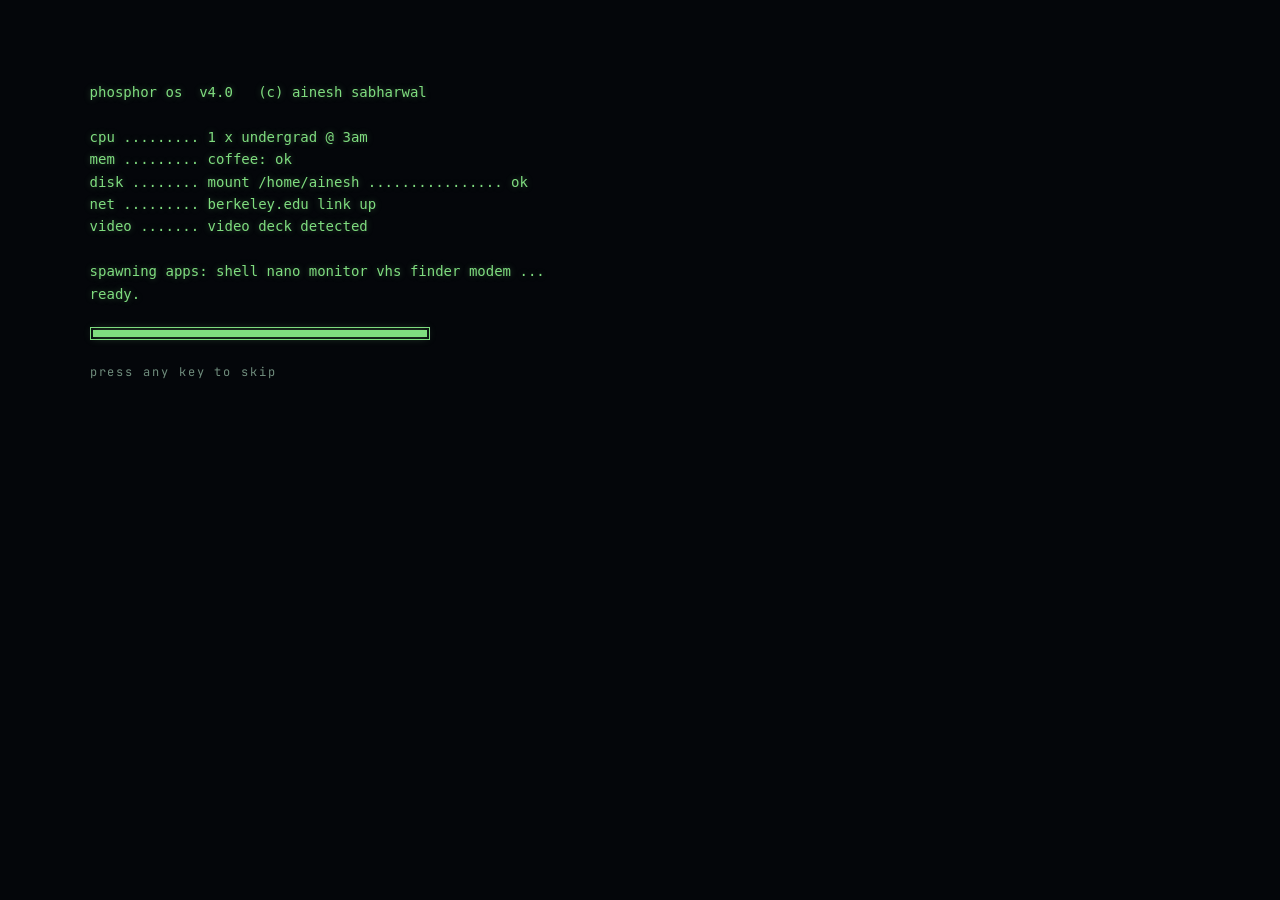
<file: index.html>
<!DOCTYPE html>
<html lang="en">
<head>
  <meta charset="UTF-8" />
  <meta name="viewport" content="width=device-width, initial-scale=1.0" />
  <title>Ainesh Sabharwal - Portfolio</title>
  <meta name="description" content="Ainesh Sabharwal - CS @ UC Berkeley. A phosphor-CRT workstation: shell, video player, resource monitor, dial-up. Explore." />
  <link rel="preconnect" href="https://fonts.googleapis.com" />
  <link rel="preconnect" href="https://fonts.gstatic.com" crossorigin />
  <link href="https://fonts.googleapis.com/css2?family=VT323&family=JetBrains+Mono:wght@400;500;700&display=swap" rel="stylesheet" />
  <link rel="stylesheet" href="style.css" />
</head>
<body data-theme="green">

  <!-- ===== BOOT ===== -->
  <div id="boot" class="boot">
    <pre class="boot__log" id="bootLog"></pre>
    <div class="boot__bar"><span id="bootBar"></span></div>
    <p class="boot__hint">press any key to skip</p>
  </div>

  <!-- ===== GLOBAL FX ===== -->
  <div class="crt-power" id="crtPower" aria-hidden="true"></div>
  <div class="dotgrid" aria-hidden="true"></div>
  <div class="spotlight" id="spotlight" aria-hidden="true"></div>
  <div class="crt-scanlines" aria-hidden="true"></div>
  <div class="crt-vignette" aria-hidden="true"></div>
  <div class="crt-flicker" aria-hidden="true"></div>

  <!-- ===== MENU BAR = file path ===== -->
  <header class="menubar">
    <span class="menubar__logo">◈</span>
    <nav class="crumbs" aria-label="path">
      <span>~</span><i>/</i><span>ainesh</span><i>/</i><span>portfolio</span><i>/</i><span class="crumbs__file" id="crumbFile">boot.sh</span>
    </nav>
    <nav class="menubar__links" aria-label="contact">
      <a href="mailto:aineshsab@berkeley.edu" title="email">mail</a>
      <a href="https://github.com/sabharwalainesh" target="_blank" rel="noopener" title="GitHub">gh</a>
      <a href="https://www.linkedin.com/in/ainesh-sabharwal" target="_blank" rel="noopener" title="LinkedIn">in</a>
      <a href="https://www.instagram.com/aineshsabharwal/" target="_blank" rel="noopener" title="Instagram">ig</a>
      <a href="links.html" class="menubar__links-all" title="all links">links ↗</a>
    </nav>
    <div class="menubar__right">
      <button id="sfxToggle" title="toggle sound">🔇 sfx</button>
      <button id="themeToggle" title="cycle phosphor colour">amber?</button>
      <span class="menubar__clock" id="clock">--:--:--</span>
    </div>
    <div class="menubar__progress" id="scrollProgress"></div>
  </header>

  <nav class="mobilenav" id="mobilenav" aria-label="sections">
    <button data-goto="hero">desktop</button>
    <button data-goto="about">about.txt</button>
    <button data-goto="skills">skills.sys</button>
    <button data-goto="experience">work.mp4</button>
    <button data-goto="projects">projects/</button>
    <button data-goto="honors">honors.md</button>
    <button data-goto="ask">ask.claude</button>
    <button data-goto="contact">contact.net</button>
  </nav>

  <div class="layout">


    <!-- ===== DESKTOP: fixed wallpaper, one app window at a time, Stage Manager rail ===== -->
    <main class="desktop" id="desktop">
          <div class="desktop__wall" aria-hidden="true">
            <div class="desktop__clouds"></div>
            <svg class="desktop__city" viewBox="0 0 1600 300" preserveAspectRatio="none"><path d="M0 [base64]" fill="currentColor"/></svg>
          </div>

          <!-- mac menu bar -->
          <div class="macbar">
            <span class="macbar__apple"></span>
            <b>finder</b><span>file</span><span>edit</span><span>view</span><span>go</span><span>window</span><span>help</span>
            <span class="macbar__right">
              <i title="claude">✳</i><i title="bluetooth">ᛒ</i><i title="battery">100% ▭</i><i title="wifi">📶</i>
              <span id="macClock">Sat Sep 5  6:08 PM</span>
            </span>
          </div>

          <!-- desktop icons -->
          <div class="deskicons">
            <a class="deskicon" href="Ainesh_Sabharwal_Resume.pdf" target="_blank" rel="noopener"><span class="deskicon__drive"></span>Ainesh_Sabharwal<br>Resume.pdf</a>
            <a class="deskicon" href="links.html"><span class="deskicon__folder"></span>links</a>
          </div>

          <!-- stage manager rail (left) -->
          <div class="stage" id="stage"></div>


      <div class="apps" id="screens">

      <!-- HOME / terminal -->
      <section class="screen screen--home" id="hero" data-file="desktop">
        <!-- terminal window -->
          <div class="window window--term" data-app="shell">
            <div class="window__bar">
              <span class="tb-traffic"><i></i><i></i><i></i></span>
              <span class="tb-title">ainesh@berkeley: ~ - zsh</span>
              <span class="tb-actions"><i class="dot live"></i>tty1</span>
            </div>
            <div class="window__body term">
              <div class="hero__hi"><span id="heroHi"></span><i class="hero__caret" id="heroCaret"></i></div>
              <div class="hero__banner" id="heroBanner"><pre class="hero__ascii glitchable" id="heroAscii" aria-label="AINESH"></pre></div>
              <pre class="hero__sub" id="heroSub"></pre>
              <div class="term__live">
                <span class="term__prompt">visitor@phosphor:~$</span>
                <span class="term__input" id="termInput" contenteditable="true" spellcheck="false" autocapitalize="off"></span>
                <span class="term__caret" aria-hidden="true">▋</span>
              </div>
              <div id="termScroll" class="term__scrollout"></div>
              <p class="term__tip">try <code>help</code> · <code>projects</code> · <code>resume</code> · or just scroll ◀</p>
            </div>
          </div>
      </section>

      <!-- ABOUT / PERSONAL README -->
      <section class="screen" id="about" data-file="about.txt" aria-labelledby="aboutHeading">
        <div class="window window--about" data-app="editor">
          <div class="window__bar">
            <span class="tb-traffic"><i></i><i></i><i></i></span>
            <span class="tb-title">about.txt — a personal readme</span>
            <span class="tb-actions">read mode</span>
          </div>
          <div class="window__body about-page">
            <div class="about-intro">
              <div class="about-intro__copy">
                <p class="about-greeting">Hey, I’m Ainesh.</p>
                <h2 id="aboutHeading">Curiosity in.<br>Software out.</h2>
                <p class="about-lede">I build iOS apps and AI tools that run on-device. I like software that stays fast, feels quiet, and gets out of your way.</p>
                <div class="about-actions">
                  <button class="about-action about-action--primary" data-about-open="projects">Explore my projects <span aria-hidden="true">↗</span></button>
                  <a class="about-action" href="Ainesh_Sabharwal_Resume.pdf" target="_blank" rel="noopener">Read my résumé</a>
                </div>
              </div>
              <aside class="about-id" aria-label="Ainesh’s profile">
                <div class="about-id__top"><span>human behind the screen</span><span aria-hidden="true">✳</span></div>
                <div class="about-id__art" aria-hidden="true">
                  <svg viewBox="0 0 260 160" fill="none"><path d="M30 128h200M50 140h160" stroke="currentColor" opacity=".2"/><path d="M64 24h132v94H64z" fill="#101f2a" stroke="currentColor" stroke-width="3"/><path d="M74 34h112v70H74z" fill="#07121b"/><path d="M101 89V61h7V47h21v14h7v28h-9V75h-17v14zm9-23h17V55h-17zM146 48h24v8h-17v10h17v23h-26v-8h18v-8h-16z" fill="currentColor"/><path d="M117 118v11h26v-11M102 132h56" stroke="currentColor" stroke-width="3"/><path d="M39 39v14m-7-7h14M215 80v18m-9-9h18" stroke="currentColor" stroke-width="2"/><path d="M206 24h5v5h-5zM43 100h4v4h-4z" fill="currentColor"/></svg>
                </div>
                <p class="about-id__name">Ainesh Sabharwal</p>
                <p class="about-id__school">Computer science @ UC Berkeley</p>
                <div class="about-id__route"><span>Cypress, TX</span><span aria-hidden="true">········→</span><span>Berkeley, CA</span></div>
                <div class="about-id__footer"><span>CDSS / Class of 2029</span><span aria-hidden="true">▥ ▥ ▥</span></div>
              </aside>
            </div>

            <div class="about-notes">
              <section class="about-story">
                <h3>A little backstory</h3>
                <p>I’m from Cypress, Texas. I started building side projects because I wanted tools that didn’t exist yet. I never really stopped.</p>
                <p>Now at Berkeley, I’m exploring how thoughtful interfaces and on-device intelligence can make everyday tools better.</p>
                <div class="about-offline"><span>Outside the editor</span><p>🧭 Eagle Scout <span aria-hidden="true">/</span> 🥋 Taekwondo black belt</p></div>
              </section>
              <section class="about-current">
                <h3><span class="about-status-dot" aria-hidden="true"></span>On my desk right now</h3>
                <button class="about-current__item" data-about-open="projects"><span class="about-current__icon" aria-hidden="true">✎</span><span><strong>Drawly</strong><span>A notes app with handwriting and speech models that stay on your device.</span></span><span class="about-current__arrow" aria-hidden="true">↗</span></button>
                <button class="about-current__item" data-about-open="projects"><span class="about-current__icon" aria-hidden="true">◎</span><span><strong>Age Estimator</strong><span>A vision pipeline that reports an age range and an honest “uncertain”, instead of one confident number.</span></span><span class="about-current__arrow" aria-hidden="true">↗</span></button>
                <button class="about-current__item" data-about-open="experience"><span class="about-current__icon" aria-hidden="true">⌕</span><span><strong>Local Laws Observatory</strong><span>Research at Berkeley: making U.S. local law searchable.</span></span><span class="about-current__arrow" aria-hidden="true">↗</span></button>
              </section>
            </div>

            <div class="about-connect"><p><span class="about-status-dot" aria-hidden="true"></span>Open to summer internships</p><a href="mailto:aineshsab@berkeley.edu">Let’s build something together <span aria-hidden="true">↗</span></a></div>
            <details class="about-source">
              <summary><span aria-hidden="true">&lt;/&gt;</span> View the source version <span class="about-source__hint">about.txt</span></summary>
              <div class="editor"><div class="editor__gutter" id="aboutGutter" aria-hidden="true"></div><pre class="editor__code" id="aboutCode"></pre></div>
              <div class="editor__statusbar"><span>utf-8</span><span id="aboutLn">ln 1</span><span id="aboutStatus">normal</span></div>
            </details>
          </div>
        </div>
      </section>

      <!-- SKILLS / MONITOR -->
      <section class="screen" id="skills" data-file="skills.sys">
        <div class="window" data-app="monitor">
          <div class="window__bar">
            <span class="tb-traffic"><i></i><i></i><i></i></span>
            <span class="tb-title">skills.sys</span>
            <span class="tb-actions"><i class="dot live"></i>polling <span id="pollRate">1000ms</span></span>
          </div>
          <div class="window__body">
            <h2 class="decode" data-text="// mounted volumes">// mounted volumes</h2>
            <div class="meters" id="meters"></div>
            <div class="monitor__graphs" id="cpuGraph">
              <div class="graph" data-graph="cpu">
                <span class="graph__t">cpu <b id="gCpu">--%</b></span>
                <div class="graph__plot"><span class="graph__peak"></span><div class="graph__bars" data-g="cpu"></div></div>
                <span class="graph__hint">move the pointer</span>
              </div>
              <div class="graph" data-graph="net">
                <span class="graph__t">net <b id="gNet">-- kb/s</b></span>
                <div class="graph__plot"><span class="graph__peak"></span><div class="graph__bars" data-g="net"></div></div>
                <span class="graph__hint">click, type or scroll</span>
              </div>
              <div class="graph" data-graph="mem">
                <span class="graph__t">mem <b id="gMem">--%</b></span>
                <div class="graph__plot"><span class="graph__peak"></span><div class="graph__bars" data-g="mem"></div></div>
                <span class="graph__hint"><i id="gApps">1</i> app open</span>
              </div>
            </div>
          </div>
        </div>
      </section>

      <!-- EXPERIENCE / QUICKTIME -->
      <section class="screen" id="experience" data-file="work.mp4">
        <div class="window window--qt" data-app="vhs">
          <div class="window__bar window__bar--qt">
            <span class="tb-traffic"><i></i><i></i><i></i></span>
            <span class="qt__title"><svg class="qt__ico" viewBox="0 0 16 16" aria-hidden="true"><path d="M3 1h7l3 3v11H3z" fill="currentColor" opacity=".85"/><path d="M6.5 6.5v5l4-2.5z" fill="var(--panel)"/></svg>work.mp4</span>
          </div>
          <div class="qt">
            <div class="qt__video" id="vhsScreen">
              <div class="qt__grain" id="vhsStatic"></div>
              <div class="qt__flash" id="vhsTracking"></div>
              <div class="qt__content">
                <div class="qt__badge" id="vhsLogo"><img id="vhsLogoImg" alt="" /></div>
                <div class="qt__chapter" id="vhsTape">chapter 1 / 4</div>
                <div class="vhs__role" id="vhsRole">-</div>
                <div class="vhs__org" id="vhsOrg"></div>
                <div class="vhs__when" id="vhsWhen"></div>
                <p class="vhs__note" id="vhsNote"></p>
              </div>
              <div class="qt__paused" id="vhsMode" aria-hidden="true"></div>

              <ul class="qt__chapters" id="qtChapters" hidden></ul>

              <div class="qt__hud">
                <div class="qt__row">
                  <button class="qt__btn" data-vhs="mute" id="qtMute" title="sound on/off">
                    <svg viewBox="0 0 24 24" aria-hidden="true"><path d="M4 9v6h4l5 4V5L8 9z" fill="currentColor"/><path class="qt__wave" d="M15.5 8.5a5 5 0 0 1 0 7M18 6a8.5 8.5 0 0 1 0 12" fill="none" stroke="currentColor" stroke-width="1.8" stroke-linecap="round"/></svg>
                  </button>
                  <input type="range" class="qt__vol" id="qtVol" min="0" max="100" value="55" aria-label="volume" />
                  <div class="qt__transport">
                    <button class="qt__btn" data-vhs="rew" title="previous"><svg viewBox="0 0 24 24" aria-hidden="true"><path d="M11 6v12L2 12zM21 6v12l-9-6z" fill="currentColor"/></svg></button>
                    <button class="qt__btn qt__btn--play" data-vhs="play" id="vhsPlay" title="play/pause"><svg viewBox="0 0 24 24" aria-hidden="true"><g class="qt__i-pause"><rect x="6" y="4" width="4.5" height="16" rx="1" fill="currentColor"/><rect x="13.5" y="4" width="4.5" height="16" rx="1" fill="currentColor"/></g><path class="qt__i-play" d="M7 4v16l13-8z" fill="currentColor"/></svg></button>
                    <button class="qt__btn" data-vhs="ff" title="next"><svg viewBox="0 0 24 24" aria-hidden="true"><path d="M3 6v12l9-6zM13 6v12l9-6z" fill="currentColor"/></svg></button>
                  </div>
                  <div class="qt__right">
                    <button class="qt__btn" data-vhs="theme" title="phosphor colour"><svg viewBox="0 0 24 24" aria-hidden="true"><path d="M12 8.5a3.5 3.5 0 1 0 0 7 3.5 3.5 0 0 0 0-7zm8.4 3.5-.1-1.3 2-1.5-2-3.4-2.3.9a7.8 7.8 0 0 0-2.2-1.3L15.5 3h-4l-.3 2.4c-.8.3-1.5.7-2.2 1.3l-2.3-.9-2 3.4 2 1.5a8 8 0 0 0 0 2.6l-2 1.5 2 3.4 2.3-.9c.7.6 1.4 1 2.2 1.3l.3 2.4h4l.3-2.4c.8-.3 1.5-.7 2.2-1.3l2.3.9 2-3.4-2-1.5.1-1.3z" fill="currentColor"/></svg></button>
                    <button class="qt__btn" data-vhs="list" id="qtListBtn" title="chapters"><svg viewBox="0 0 24 24" aria-hidden="true"><circle cx="4" cy="6" r="1.6" fill="currentColor"/><circle cx="4" cy="12" r="1.6" fill="currentColor"/><circle cx="4" cy="18" r="1.6" fill="currentColor"/><path d="M8 6h13M8 12h13M8 18h13" stroke="currentColor" stroke-width="2.2" stroke-linecap="round"/></svg></button>
                  </div>
                </div>
                <div class="qt__row qt__row--scrub">
                  <span class="qt__time" id="qtElapsed">00:00</span>
                  <div class="qt__scrub" id="vhsTimeline" role="slider" aria-label="timeline">
                    <div class="qt__fill" id="qtFill"></div>
                    <div class="qt__marks" id="qtMarks"></div>
                    <div class="qt__head" id="qtHead"></div>
                  </div>
                  <span class="qt__time" id="qtTotal">00:00</span>
                </div>
              </div>
            </div>
          </div>
        </div>
      </section>

      <!-- PROJECTS / FINDER -->
      <section class="screen" id="projects" data-file="projects/">
        <div class="window window--finder" data-app="finder">
          <div class="finder">
            <aside class="finder__side">
              <span class="tb-traffic finder__traffic"><i></i><i></i><i></i></span>
              <ul class="finder__list">
                <li data-fnav="recents"><svg viewBox="0 0 24 24"><circle cx="12" cy="12" r="9" fill="none" stroke="currentColor" stroke-width="1.8"/><path d="M12 7v5l3 2" fill="none" stroke="currentColor" stroke-width="1.8" stroke-linecap="round"/></svg>recents</li>
                <li data-fnav="shared"><svg viewBox="0 0 24 24"><rect x="3" y="7" width="14" height="11" rx="2" fill="none" stroke="currentColor" stroke-width="1.8"/><circle cx="19" cy="6" r="2.5" fill="currentColor"/></svg>shared</li>
              </ul>
              <div class="finder__h">favorites</div>
              <ul class="finder__list">
                <li data-fnav="apps"><svg viewBox="0 0 24 24"><path d="M12 3l3 8h-6zM5 21l3-8h8l3 8z" fill="none" stroke="currentColor" stroke-width="1.8" stroke-linejoin="round"/></svg>applications</li>
                <li data-fnav="desktop"><svg viewBox="0 0 24 24"><rect x="3" y="5" width="18" height="12" rx="2" fill="none" stroke="currentColor" stroke-width="1.8"/><path d="M8 20h8" stroke="currentColor" stroke-width="1.8" stroke-linecap="round"/></svg>desktop<span class="finder__cloud">☁</span></li>
                <li class="cur" data-fnav="projects"><svg viewBox="0 0 24 24"><path d="M6 3h8l4 4v14H6z" fill="none" stroke="currentColor" stroke-width="1.8" stroke-linejoin="round"/></svg>projects<span class="finder__cloud">☁</span></li>
                <li class="finder__subs-host" hidden><ul class="finder__subs" id="finderSubs"></ul></li>
                <li data-fnav="downloads"><svg viewBox="0 0 24 24"><circle cx="12" cy="12" r="9" fill="none" stroke="currentColor" stroke-width="1.8"/><path d="M12 7v9m-3-3l3 3 3-3" fill="none" stroke="currentColor" stroke-width="1.8" stroke-linecap="round"/></svg>downloads</li>
              </ul>
              <div class="finder__h">locations</div>
              <ul class="finder__list">
                <li data-fnav="disk"><svg viewBox="0 0 24 24"><rect x="3" y="4" width="18" height="16" rx="2" fill="none" stroke="currentColor" stroke-width="1.8"/><circle cx="8" cy="15" r="1.4" fill="currentColor"/></svg>phosphor</li>
              </ul>
              <div class="finder__h">tags</div>
              <ul class="finder__list finder__tags" id="finderTags"></ul>
            </aside>

            <div class="finder__main">
              <div class="finder__toolbar">
                <span class="finder__navbtns">
                  <button id="finderBack" title="previous"><svg viewBox="0 0 24 24"><path d="M15 5l-7 7 7 7" fill="none" stroke="currentColor" stroke-width="2.2" stroke-linecap="round" stroke-linejoin="round"/></svg></button>
                  <button id="finderFwd" title="next"><svg viewBox="0 0 24 24"><path d="M9 5l7 7-7 7" fill="none" stroke="currentColor" stroke-width="2.2" stroke-linecap="round" stroke-linejoin="round"/></svg></button>
                </span>
                <span class="finder__title" id="finderTitle">projects</span>
                <span class="finder__tools">
                  <button class="finder__tool" title="icon view"><svg viewBox="0 0 24 24"><rect x="4" y="4" width="6" height="6" rx="1.2" fill="none" stroke="currentColor" stroke-width="1.8"/><rect x="14" y="4" width="6" height="6" rx="1.2" fill="none" stroke="currentColor" stroke-width="1.8"/><rect x="4" y="14" width="6" height="6" rx="1.2" fill="none" stroke="currentColor" stroke-width="1.8"/><rect x="14" y="14" width="6" height="6" rx="1.2" fill="none" stroke="currentColor" stroke-width="1.8"/></svg><i>⌃</i></button>
                  <button class="finder__tool" title="group by"><svg viewBox="0 0 24 24"><rect x="3" y="5" width="18" height="5" rx="1.2" fill="none" stroke="currentColor" stroke-width="1.8"/><rect x="3" y="14" width="18" height="5" rx="1.2" fill="none" stroke="currentColor" stroke-width="1.8"/></svg><i>⌄</i></button>
                  <span class="finder__toolgroup">
                    <button class="finder__tool" id="finderShare" title="share"><svg viewBox="0 0 24 24"><path d="M12 3v12m-4-8l4-4 4 4" fill="none" stroke="currentColor" stroke-width="1.8" stroke-linecap="round" stroke-linejoin="round"/><path d="M5 11v9h14v-9" fill="none" stroke="currentColor" stroke-width="1.8" stroke-linejoin="round"/></svg></button>
                    <button class="finder__tool" title="tags"><svg viewBox="0 0 24 24"><path d="M3 12V4h8l9 9-8 8z" fill="none" stroke="currentColor" stroke-width="1.8" stroke-linejoin="round"/><circle cx="7.5" cy="8.5" r="1.4" fill="currentColor"/></svg></button>
                    <button class="finder__tool" title="more"><svg viewBox="0 0 24 24"><circle cx="6" cy="12" r="1.7" fill="currentColor"/><circle cx="12" cy="12" r="1.7" fill="currentColor"/><circle cx="18" cy="12" r="1.7" fill="currentColor"/></svg></button>
                  </span>
                  <label class="finder__search"><svg viewBox="0 0 24 24"><circle cx="11" cy="11" r="6.5" fill="none" stroke="currentColor" stroke-width="2"/><path d="M16 16l4.5 4.5" stroke="currentColor" stroke-width="2" stroke-linecap="round"/></svg><input id="finderSearch" type="search" placeholder="search" autocomplete="off" /></label>
                </span>
              </div>
              <div class="finder__content">
                <div class="finder__grid" id="finderGrid"></div>
                <div class="finder__stage" id="finderStage" hidden></div>
                <aside class="finder__preview" id="finderPreview"><p class="finder__hint">select a folder</p></aside>
              </div>
              <div class="finder__status" id="finderCount">- items</div>
            </div>
          </div>
        </div>
      </section>

      <!-- HONORS / TROPHY CASE -->
      <section class="screen" id="honors" data-file="honors.md">
        <div class="window" data-app="trophy">
          <div class="window__bar">
            <span class="tb-traffic"><i></i><i></i><i></i></span>
            <span class="tb-title">honors.md</span>
            <span class="tb-actions"><i class="dot live"></i>all unlocked</span>
          </div>
          <div class="window__body">
            <div class="honors__head">
              <div>
                <h2 class="decode" data-text="$ cat honors.md">$ cat honors.md</h2>
                <p class="honors__sub">the ones worth mentioning.</p>
              </div>
              <div class="honors__ring" id="honorsRing"><span><b id="honorsCount">0</b>/4</span></div>
            </div>
            <div class="trophies" id="trophies"></div>
          </div>
        </div>
      </section>

      <!-- ASK / CLAUDE -->
      <section class="screen" id="ask" data-file="ask.claude">
        <div class="window window--chat" data-app="chat">
          <div class="chat">
            <aside class="chat__side">
              <div class="chat__sidetop">
                <span class="tb-traffic"><i></i><i></i><i></i></span>
                <span class="chat__sideicons"><i title="search">⌕</i><i title="new chat" id="chatNew">✎</i></span>
              </div>
              <ul class="chat__list">
                <li class="cur"><span class="chat__spark">✳</span>claude</li>
                <li data-ask="what projects has he built?"><span class="chat__glyph">▤</span>projects</li>
                <li data-ask="what are his skills?"><span class="chat__glyph">≣</span>skills</li>
              </ul>
              <div class="chat__h">projects</div>
              <ul class="chat__list">
                <li class="chat__proj" data-ask="tell me about ainesh">this portfolio</li>
              </ul>
              <div class="chat__h">more</div>
              <ul class="chat__list">
                <li class="chat__proj" data-ask="resume">resume</li>
                <li class="chat__proj" data-ask="how do I contact him?">contact</li>
              </ul>
            </aside>
            <div class="chat__main">
              <div class="chat__top">
                <span class="chat__model">claude <small>fable 5.1</small> ⌄</span>
                <span class="chat__topright"><button class="chat__share" id="chatShare">⇧ share</button><span class="chat__avatar">A</span></span>
              </div>
              <div class="chat__scroll" id="chatScroll"></div>
              <div class="chat__chips">
                <button data-ask="tell me about ainesh">about</button>
                <button data-ask="what projects has he built?">projects</button>
                <button data-ask="what are his skills?">skills</button>
                <button data-ask="what's his experience?">experience</button>
                <button data-ask="what has he won?">honors</button>
                <button data-ask="how do I contact him?">contact</button>
                <button data-ask="resume">resume</button>
              </div>
              <form class="chat__composer" id="chatForm">
                <input id="chatInput" type="text" placeholder="ask me anything about ainesh…" autocomplete="off" />
                <button type="submit" title="send">↑</button>
              </form>
              <div class="chat__disclaimer">claude can make mistakes. ainesh, less so.</div>
            </div>
          </div>
        </div>
      </section>

      <!-- CONTACT / DIAL-UP -->
      <section class="screen" id="contact" data-file="contact.net">
        <div class="window" data-app="net">
          <div class="window__bar">
            <span class="tb-traffic"><i></i><i></i><i></i></span>
            <span class="tb-title">contact.net</span>
            <span class="tb-actions"><i class="dot" id="netLed"></i><span id="netLabel">offline</span></span>
          </div>
          <div class="window__body">
            <pre class="net__status" id="netStatus"></pre>
            <ul class="ports" id="ports"></ul>
            <pre class="net__ascii" aria-hidden="true">
┌────────────────────────────┐
│ ▚▚▚  56K MODEM  ▞▞▞  [Ω]  │
└────────────────────────────┘</pre>
          </div>
        </div>
      </section>

      </div>
    </main>
  </div>

  <!-- ===== TICKER ===== -->
  <nav class="dock" id="dock" aria-label="dock">
    <div class="dock__inner" id="dockInner"></div>
  </nav>

  <script src="script.js"></script>
</body>
</html>
</file>
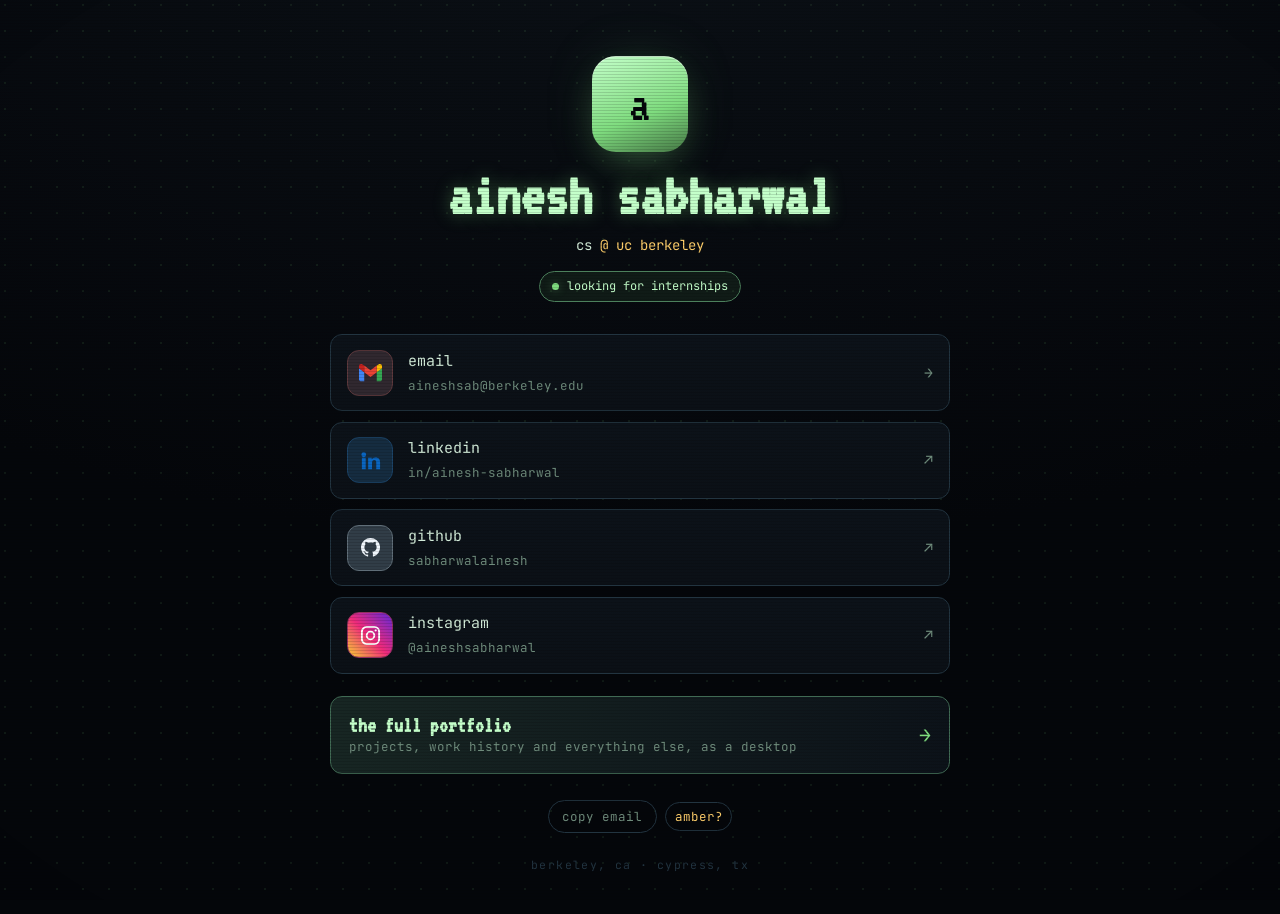
<file: links.html>
<!DOCTYPE html>
<html lang="en">
<head>
  <meta charset="UTF-8" />
  <meta name="viewport" content="width=device-width, initial-scale=1.0" />
  <title>ainesh sabharwal - links</title>
  <meta name="description" content="every way to reach ainesh sabharwal: email, linkedin, github, instagram." />
  <link rel="preconnect" href="https://fonts.googleapis.com" />
  <link rel="preconnect" href="https://fonts.gstatic.com" crossorigin />
  <link href="https://fonts.googleapis.com/css2?family=VT323&family=JetBrains+Mono:wght@400;500;700&display=swap" rel="stylesheet" />
  <link rel="stylesheet" href="style.css" />
  <style>
    body { text-transform: lowercase; height: auto; min-height: 100vh; min-height: 100dvh; overflow-x: hidden; overflow-y: auto; }

    .lk { position: relative; z-index: 2; min-height: 100vh; min-height: 100dvh; display: grid; place-items: center; padding: 3.5rem 1.1rem 2.5rem; }
    .lk__inner { width: min(620px, 100%); }

    /* --- header --- */
    .lk__head { text-align: center; margin-bottom: 2rem; }
    .lk__mark {
      width: 96px; height: 96px; margin: 0 auto .9rem; border-radius: 24px;
      display: grid; place-items: center;
      font-family: var(--font-display); font-size: 54px; line-height: 1; color: var(--bg);
      background: linear-gradient(160deg, var(--phos-bright), var(--phos) 60%, color-mix(in srgb, var(--phos) 55%, #000));
      box-shadow: 0 18px 40px -14px var(--phos-glow), 0 0 60px -18px var(--phos-glow), inset 0 1px 0 rgba(255,255,255,.5);
    }
    .lk__name { font-family: var(--font-display); font-size: clamp(40px, 9vw, 60px); line-height: 1; color: var(--phos-bright); text-shadow: 0 0 18px var(--phos-glow); }
    .lk__role { color: var(--ink); font-size: 14px; margin-top: .5rem; }
    .lk__role b { color: var(--amber); font-weight: 400; }
    .lk__status {
      display: inline-flex; align-items: center; gap: .45rem; margin-top: .9rem;
      border: 1px solid color-mix(in srgb, var(--phos) 45%, var(--edge)); border-radius: 999px;
      padding: .3rem .8rem; font-size: 12px; color: var(--phos-bright); background: color-mix(in srgb, var(--phos) 8%, transparent);
    }
    .lk__status i { width: 7px; height: 7px; border-radius: 50%; background: var(--phos); box-shadow: 0 0 8px var(--phos-glow); animation: pulse 1.8s ease-in-out infinite; }

    /* --- link cards --- */
    .lk__links { list-style: none; display: grid; gap: .65rem; }
    .lk__links li { opacity: 0; transform: translateY(12px); animation: rise .5s var(--ease) forwards; animation-delay: calc(.05s + var(--i) * .07s); }
    @keyframes rise { to { opacity: 1; transform: none; } }
    .lk__row {
      display: grid; grid-template-columns: 46px 1fr auto; align-items: center; gap: .95rem;
      padding: .85rem 1rem; border: 1px solid var(--edge); border-radius: 12px;
      background: linear-gradient(var(--panel), var(--bg-soft));
      color: var(--ink); border-bottom: 1px solid var(--edge);
      transition: border-color .18s, transform .18s var(--ease), box-shadow .18s, background .18s;
    }
    .lk__row { --brand: var(--phos); }
    .lk__row:hover { border-color: var(--brand); transform: translateY(-2px); box-shadow: 0 14px 30px -16px color-mix(in srgb, var(--brand) 60%, transparent), 0 0 0 1px color-mix(in srgb, var(--brand) 22%, transparent); }
    .lk__ico {
      width: 46px; height: 46px; border-radius: 12px; display: grid; place-items: center;
      background: color-mix(in srgb, var(--brand) 12%, var(--edge-soft));
      border: 1px solid color-mix(in srgb, var(--brand) 30%, var(--edge));
      transition: background .18s, border-color .18s, box-shadow .18s;
    }
    .lk__row:hover .lk__ico { background: color-mix(in srgb, var(--brand) 22%, var(--edge-soft)); border-color: color-mix(in srgb, var(--brand) 60%, var(--edge)); box-shadow: 0 0 18px -6px color-mix(in srgb, var(--brand) 70%, transparent); }
    .lk__ico svg { width: 23px; height: 23px; display: block; }
    /* instagram's mark is a gradient, so the tile carries it */
    .lk__ico--ig { background: linear-gradient(45deg, #f9ce34, #ee2a7b 48%, #6228d7); border-color: color-mix(in srgb, #ee2a7b 55%, var(--edge)); }
    .lk__row:hover .lk__ico--ig { background: linear-gradient(45deg, #f9ce34, #ee2a7b 48%, #6228d7); }
    .lk__go { transition: color .18s; }
    .lk__label { font-size: 15px; color: var(--ink); line-height: 1.25; }
    .lk__handle { font-size: 12.5px; color: var(--ink-dim); overflow-wrap: anywhere; }
    .lk__go { color: var(--ink-dim); font-size: 15px; }
    .lk__row:hover .lk__go { color: var(--brand); }

    /* --- portfolio callout --- */
    .lk__cta {
      display: flex; align-items: center; gap: 1rem; margin-top: 1.4rem;
      padding: 1rem 1.1rem; border-radius: 12px; text-align: left;
      border: 1px solid color-mix(in srgb, var(--phos) 32%, var(--edge));
      background: linear-gradient(100deg, color-mix(in srgb, var(--phos) 10%, var(--panel)), var(--panel));
      color: var(--ink); transition: transform .18s var(--ease), box-shadow .18s;
    }
    .lk__cta:hover { transform: translateY(-2px); box-shadow: 0 16px 34px -18px var(--phos-glow); }
    .lk__cta b { display: block; font-family: var(--font-display); font-size: 22px; color: var(--phos-bright); line-height: 1.1; }
    .lk__cta span { font-size: 12.5px; color: var(--ink-dim); }
    .lk__cta em { margin-left: auto; font-style: normal; font-size: 20px; color: var(--phos); }

    /* --- footer --- */
    .lk__foot { margin-top: 1.6rem; display: flex; align-items: center; justify-content: center; gap: .5rem; flex-wrap: wrap; }
    .lk__btn { background: none; border: 1px solid var(--edge); border-radius: 999px; color: var(--ink-dim); font: inherit; font-size: 12.5px; padding: .35rem .85rem; cursor: pointer; transition: color .15s, border-color .15s, background .15s; }
    .lk__btn:hover { color: var(--phos-bright); border-color: var(--phos); background: var(--edge-soft); }
    .lk__note { text-align: center; color: var(--edge); font-size: 11.5px; letter-spacing: .12em; margin-top: 1.4rem; text-transform: lowercase; }

    .lk__toast { position: fixed; left: 50%; bottom: 1.4rem; transform: translate(-50%, 10px); background: var(--panel); border: 1px solid var(--phos); color: var(--phos-bright); padding: .5rem 1rem; font-size: 12.5px; border-radius: 999px; opacity: 0; transition: opacity .2s, transform .2s var(--ease); pointer-events: none; z-index: 5000; }
    .lk__toast.show { opacity: 1; transform: translate(-50%, 0); }

    @media (max-width: 520px) {
      .lk { padding: 2.2rem .8rem 2rem; }
      .lk__mark { width: 78px; height: 78px; font-size: 44px; border-radius: 20px; }
      .lk__row { grid-template-columns: 40px 1fr auto; gap: .75rem; padding: .75rem .8rem; }
      .lk__ico { width: 40px; height: 40px; }
      .lk__label { font-size: 14px; }
    }
  </style>
</head>
<body data-theme="green">
  <div class="dotgrid" aria-hidden="true"></div>
  <div class="crt-scanlines" aria-hidden="true"></div>
  <div class="crt-vignette" aria-hidden="true"></div>

  <main class="lk">
    <div class="lk__inner">
      <header class="lk__head">
        <div class="lk__mark" aria-hidden="true">A</div>
        <h1 class="lk__name">ainesh sabharwal</h1>
        <p class="lk__role">cs <b>@ uc berkeley</b></p>
        <p class="lk__status"><i></i> looking for internships</p>
      </header>

      <ul class="lk__links">
        <li style="--i:0">
          <a class="lk__row" href="mailto:aineshsab@berkeley.edu" style="--brand:#ea4335">
            <span class="lk__ico"><svg viewBox="0 0 24 18" aria-hidden="true"><path fill="#4285f4" d="M1.636 18h3.819V8.727L0 4.5v11.864C0 17.263.732 18 1.636 18z"/><path fill="#34a853" d="M18.545 18h3.819c.904 0 1.636-.737 1.636-1.636V4.5l-5.455 4.227z"/><path fill="#fbbc04" d="M18.545 1.636v7.091L24 4.5V2.455c0-1.86-2.104-2.92-3.6-1.8z"/><path fill="#ea4335" d="M5.455 8.727V1.636L12 6.545l6.545-4.909v7.091L12 13.636z"/><path fill="#c5221f" d="M0 2.455V4.5l5.455 4.227V1.636L3.6.655C2.104-.465 0 .595 0 2.455z"/></svg></span>
            <span><span class="lk__label">email</span><br /><span class="lk__handle">aineshsab@berkeley.edu</span></span>
            <span class="lk__go">&rarr;</span>
          </a>
        </li>
        <li style="--i:1">
          <a class="lk__row" href="https://www.linkedin.com/in/ainesh-sabharwal" target="_blank" rel="noopener" style="--brand:#0a66c2">
            <span class="lk__ico"><svg viewBox="0 0 24 24" fill="#0a66c2" aria-hidden="true"><path d="M4.98 3.5a2.5 2.5 0 1 1 0 5 2.5 2.5 0 0 1 0-5zM3 9h4v12H3zM9.5 9h3.8v1.7h.05c.53-.95 1.83-1.95 3.76-1.95C21 8.75 22 11 22 14.1V21h-4v-6.1c0-1.45-.03-3.3-2.05-3.3-2.05 0-2.36 1.57-2.36 3.2V21h-4z"/></svg></span>
            <span><span class="lk__label">linkedin</span><br /><span class="lk__handle">in/ainesh-sabharwal</span></span>
            <span class="lk__go">&#8599;</span>
          </a>
        </li>
        <li style="--i:2">
          <a class="lk__row" href="https://github.com/sabharwalainesh" target="_blank" rel="noopener" style="--brand:#f0f6fc">
            <span class="lk__ico"><svg viewBox="0 0 24 24" fill="#f0f6fc" aria-hidden="true"><path d="M12 2a10 10 0 0 0-3.16 19.49c.5.09.68-.22.68-.48v-1.7c-2.78.6-3.37-1.34-3.37-1.34-.45-1.16-1.11-1.47-1.11-1.47-.91-.62.07-.61.07-.61 1 .07 1.53 1.03 1.53 1.03.9 1.53 2.36 1.09 2.94.83.09-.65.35-1.09.63-1.34-2.22-.25-4.56-1.11-4.56-4.95 0-1.09.39-1.99 1.03-2.69-.1-.25-.45-1.27.1-2.65 0 0 .84-.27 2.75 1.03A9.5 9.5 0 0 1 12 6.8c.85 0 1.71.12 2.51.35 1.91-1.3 2.75-1.03 2.75-1.03.55 1.38.2 2.4.1 2.65.64.7 1.03 1.6 1.03 2.69 0 3.85-2.34 4.7-4.57 4.95.36.31.68.92.68 1.85v2.75c0 .26.18.58.69.48A10 10 0 0 0 12 2z"/></svg></span>
            <span><span class="lk__label">github</span><br /><span class="lk__handle">sabharwalainesh</span></span>
            <span class="lk__go">&#8599;</span>
          </a>
        </li>
        <li style="--i:3">
          <a class="lk__row" href="https://www.instagram.com/aineshsabharwal/" target="_blank" rel="noopener" style="--brand:#ee2a7b">
            <span class="lk__ico lk__ico--ig"><svg viewBox="0 0 24 24" fill="none" stroke="#fff" stroke-width="1.9" aria-hidden="true"><rect x="3" y="3" width="18" height="18" rx="5"/><circle cx="12" cy="12" r="4"/><circle cx="17.4" cy="6.6" r="1.15" fill="#fff" stroke="none"/></svg></span>
            <span><span class="lk__label">instagram</span><br /><span class="lk__handle">@aineshsabharwal</span></span>
            <span class="lk__go">&#8599;</span>
          </a>
        </li>
      </ul>

      <a class="lk__cta" href="index.html">
        <span>
          <b>the full portfolio</b>
          <span>projects, work history and everything else, as a desktop</span>
        </span>
        <em>&rarr;</em>
      </a>

      <div class="lk__foot">
        <button class="lk__btn" id="copyMail" type="button">copy email</button>
        <button class="lk__btn" id="themeToggle" type="button">amber?</button>
      </div>
      <p class="lk__note">berkeley, ca &middot; cypress, tx</p>
    </div>
  </main>

  <div class="lk__toast" id="toast">copied</div>

  <script>
    const EMAIL = "aineshsab@berkeley.edu";
    const THEMES = ["green", "amber", "cyan", "pink"];
    const btn = document.getElementById("themeToggle");
    const label = () => { btn.textContent = THEMES[(THEMES.indexOf(document.body.dataset.theme) + 1) % THEMES.length] + "?"; };
    try { const s = localStorage.getItem("phos-theme"); if (THEMES.includes(s)) document.body.dataset.theme = s; } catch {}
    label();
    btn.addEventListener("click", () => {
      const next = THEMES[(THEMES.indexOf(document.body.dataset.theme) + 1) % THEMES.length];
      document.body.dataset.theme = next; label();
      try { localStorage.setItem("phos-theme", next); } catch {}
    });

    const toast = document.getElementById("toast");
    const say = (msg) => { toast.textContent = msg; toast.classList.add("show"); setTimeout(() => toast.classList.remove("show"), 1700); };
    document.getElementById("copyMail").addEventListener("click", async () => {
      try { await navigator.clipboard.writeText(EMAIL); say("copied " + EMAIL); }
      catch { say(EMAIL); }
    });
  </script>
</body>
</html>
</file>
<file: style.css>
/* ============================================================
   PHOSPHOR OS v4 — Ainesh Sabharwal
   Fullscreen snap sections. One app frame on screen at a time.
   Content lives in script.js DATA.
   ============================================================ */

:root {
  --bg: #04060a;
  --bg-soft: #0b1016;
  --panel: #0c1219;
  --panel-bar: #141f29;
  --edge: #223440;
  --edge-soft: #17242e;
  --ink: #d3ecd9;
  --ink-dim: #6f8c7c;
  --phos: #7fdc7f;
  --phos-bright: #c4ffca;
  --phos-glow: rgba(127, 220, 127, 0.35);
  --amber: #ffcf6b;
  --rose: #ff8f8f;
  --font-display: "VT323", "Courier New", monospace;
  --font-mono: "JetBrains Mono", ui-monospace, "Courier New", monospace;
  --ease: cubic-bezier(.2, .75, .2, 1);
  --bar-h: 42px;
  --tick-h: 30px;
  --dock-h: 78px;
  --tilt: 13deg;                       /* Stage Manager card angle */
  --persp: 900px;
}
body[data-theme="amber"] {
  --ink: #f4e6c6; --ink-dim: #a98d5e;
  --phos: #ffbf49; --phos-bright: #ffe3ab; --phos-glow: rgba(255,191,73,.35); --amber: #8fe0d0;
}
body[data-theme="pink"] {
  --ink: #ffdcec; --ink-dim: #b8879e;
  --phos: #ff6fb5; --phos-bright: #ffc4de; --phos-glow: rgba(255,111,181,.38); --amber: #7fe3ff;
}
body[data-theme="cyan"] {
  --ink: #d0eef4; --ink-dim: #6d9aa2;
  --phos: #5fe6ff; --phos-bright: #bff5ff; --phos-glow: rgba(95,230,255,.35); --amber: #ff9ce0;
}

* { box-sizing: border-box; margin: 0; padding: 0; }
html { scroll-behavior: smooth; }
body {
  height: 100vh; height: 100dvh; overflow: hidden;      /* screens container scrolls, not body */
  background: radial-gradient(130% 100% at 50% -10%, var(--bg-soft), var(--bg) 70%);
  color: var(--ink);
  font-family: var(--font-mono);
  text-transform: lowercase;          /* the whole thing is written lowercase on purpose */
  font-size: 15px; line-height: 1.6;
}
::selection { background: var(--phos); color: #04120a; }
a { color: var(--phos-bright); text-decoration: none; border-bottom: 1px dotted var(--ink-dim); transition: border-color .15s; }
a:hover { border-bottom-color: var(--phos-bright); }
code { font-family: var(--font-mono); background: color-mix(in srgb, var(--phos) 12%, transparent); border: 1px solid var(--edge); padding: .04em .4em; border-radius: 3px; color: var(--phos-bright); }
button { font: inherit; }

/* ===================== BOOT ===================== */
.boot { position: fixed; inset: 0; z-index: 9999; background: var(--bg); padding: 9vh 7vw; display: flex; flex-direction: column; gap: 1.4rem; transition: opacity .45s ease, visibility .45s; }
.boot.done { opacity: 0; visibility: hidden; pointer-events: none; }
.boot__log { white-space: pre-wrap; max-width: 68ch; color: var(--phos); text-shadow: 0 0 6px var(--phos-glow); font-size: 14px; }
.boot__bar { width: min(340px, 70vw); height: 13px; border: 1px solid var(--phos); padding: 2px; }
.boot__bar span { display: block; height: 100%; width: 0; background: var(--phos); box-shadow: 0 0 10px var(--phos-glow); transition: width .2s linear; }
.boot__hint { color: var(--ink-dim); font-size: 12px; letter-spacing: .16em; }

/* ===================== GLOBAL FX ===================== */
.crt-power { position: fixed; inset: 0; z-index: 9000; pointer-events: none; background: #fff; opacity: 0; }
.crt-power.fire { animation: powerOn .55s var(--ease) forwards; }
@keyframes powerOn { 0%{opacity:0;transform:scaleY(.002)} 8%{opacity:.9;transform:scaleY(.004)} 35%{opacity:.7;transform:scaleY(1)} 100%{opacity:0;transform:scaleY(1)} }

.crt-scanlines, .crt-vignette, .crt-flicker { position: fixed; inset: 0; pointer-events: none; z-index: 5000; }
.crt-scanlines { background: repeating-linear-gradient(to bottom, transparent 0 2px, rgba(0,0,0,.26) 2px 3px); mix-blend-mode: multiply; opacity: .5; }
.crt-vignette { background: radial-gradient(125% 125% at 50% 50%, transparent 52%, rgba(0,0,0,.6) 100%); }
.crt-flicker { background: var(--phos); opacity: 0; mix-blend-mode: overlay; animation: flick 7s steps(1) infinite; }
@keyframes flick { 0%,96%,100%{opacity:0} 97%{opacity:.02} 98%{opacity:.05} 99%{opacity:.02} }

/* dot grid drifting behind everything */
.dotgrid {
  position: fixed; inset: -60px; pointer-events: none; z-index: 0;
  background-image: radial-gradient(color-mix(in srgb, var(--phos) 18%, transparent) 1px, transparent 1.6px);
  background-size: 26px 26px;
  animation: drift 40s linear infinite;
  opacity: .5;
}
@keyframes drift { to { transform: translate(26px, 26px); } }

/* cursor spotlight */
.spotlight {
  position: fixed; inset: 0; pointer-events: none; z-index: 1;
  background: radial-gradient(360px circle at var(--mx, 50%) var(--my, 40%),
    color-mix(in srgb, var(--phos) 7%, transparent), transparent 70%);
}

/* ===================== MENU BAR ===================== */
.menubar {
  position: fixed; top: 0; left: 0; right: 0; z-index: 4000; height: var(--bar-h);
  display: flex; align-items: center; gap: .9rem;
  padding: 0 1.1rem;
  background: linear-gradient(var(--panel-bar), var(--panel));
  border-bottom: 1px solid var(--edge);
  font-size: 13px;
}
.menubar__logo { font-family: var(--font-display); font-size: 24px; color: var(--phos-bright); text-shadow: 0 0 8px var(--phos-glow); }
.crumbs { display: flex; align-items: center; gap: .4rem; color: var(--ink-dim); letter-spacing: .03em; overflow: hidden; white-space: nowrap; }
.crumbs i { color: var(--edge); font-style: normal; }
.crumbs__file { color: var(--phos-bright) !important; text-shadow: 0 0 6px var(--phos-glow); }
.menubar__links { display: flex; align-items: center; gap: .15rem; margin-left: .4rem; font-size: 12px; letter-spacing: .06em; }
.menubar__links a { color: var(--ink-dim); border: 1px solid transparent; border-bottom: 1px solid transparent; padding: .18rem .45rem; border-radius: 3px; transition: color .15s, border-color .15s, background .15s; }
.menubar__links a:hover { color: var(--phos-bright); background: var(--edge-soft); border-color: var(--edge); text-shadow: 0 0 6px var(--phos-glow); }
.menubar__links a::before { content: "["; color: var(--edge); }
.menubar__links a::after { content: "]"; color: var(--edge); }
.menubar__links-all { color: var(--amber) !important; }
.menubar__right { margin-left: auto; display: flex; align-items: center; gap: 1rem; }
.menubar__clock { font-family: var(--font-display); font-size: 20px; color: var(--phos); text-shadow: 0 0 8px var(--phos-glow); letter-spacing: .08em; }
#themeToggle { background: none; border: 1px solid var(--edge); color: var(--amber); padding: .2rem .55rem; cursor: pointer; }
#themeToggle:hover { border-color: var(--phos); color: var(--phos-bright); }
.menubar__progress { position: absolute; left: 0; bottom: -1px; height: 2px; width: 0; background: var(--phos); box-shadow: 0 0 8px var(--phos-glow); transition: width .15s linear; }

/* ---- mobile jump strip (hidden on desktop) ---- */
.mobilenav { display: none; }

/* ===================== LAYOUT ===================== */
.layout { position: relative; z-index: 2; height: 100vh; height: 100dvh; padding-top: var(--bar-h); display: grid; grid-template-columns: minmax(0, 1fr); }

/* ---- file tree ---- */
.filetree {
  border-right: 1px solid var(--edge);
  padding: 1rem .5rem calc(var(--tick-h) + 1rem);
  font-size: 13px;
  display: flex; flex-direction: column;
  overflow-y: auto;
}
.filetree__head, .filetree__foot { color: var(--ink-dim); font-size: 11px; letter-spacing: .12em; padding: .2rem .6rem; }
.filetree__foot { border-top: 1px solid var(--edge-soft); padding-top: .6rem; }
.filetree__ascii { margin: auto .6rem 0; color: var(--edge); font-size: 11px; line-height: 1.25; text-align: center; user-select: none; }
.filetree ul { list-style: none; margin-top: .6rem; display: flex; flex-direction: column; gap: .1rem; }
.filetree li { display: flex; align-items: center; gap: .45rem; padding: .32rem .6rem; border-radius: 4px; cursor: pointer; color: var(--ink-dim); transition: color .15s, background .15s, transform .15s var(--ease); }
.filetree li .cur { opacity: 0; color: var(--phos); transform: translateX(-4px); transition: opacity .15s, transform .2s var(--ease); }
.filetree li .fi { color: var(--edge); width: 1.2em; text-align: center; transition: color .15s; }
.filetree li:hover { color: var(--ink); background: var(--edge-soft); }
.filetree li.is-active { color: var(--phos-bright); background: color-mix(in srgb, var(--phos) 9%, transparent); transform: translateX(3px); }
.filetree li.is-active .cur { opacity: 1; transform: translateX(0); }
.filetree li.is-active .fi { color: var(--phos); }

/* ---- fullscreen snapping screens: only one frame visible ---- */
/* apps live in an absolutely-positioned slot on the desktop; only the active one is shown */
.apps { position: absolute; top: 44px; left: 196px; right: 26px; bottom: calc(var(--dock-h) + 14px); z-index: 6; }
.screen { position: absolute; inset: 0; display: none; align-items: stretch; justify-content: stretch; padding: 0; }
.screen.is-on { display: flex; }
.screen.is-off { display: flex; pointer-events: none; }

/* ===================== WINDOW ===================== */
.window {
  width: 100%; height: 100%;
  max-height: 100%;
  display: flex; flex-direction: column;
  background: var(--panel); border: 1px solid var(--edge); border-radius: 7px;
  box-shadow: 0 20px 60px rgba(0,0,0,.5);
  overflow: hidden;
  transition: box-shadow .4s, border-color .4s;
}
/* ===================== macOS DESKTOP (hero) ===================== */
.desktop { position: relative; width: 100%; height: 100%; overflow: hidden; font-family: -apple-system, "SF Pro Text", "Helvetica Neue", system-ui, sans-serif; color: #fff; }
.desktop__wall { position: absolute; inset: 0; background: linear-gradient(180deg, #0f2440 0%, #274f80 30%, #5f8bb8 58%, #a99a86 72%, #4d5750 82%, #1f2823 100%); }
.desktop__clouds { position: absolute; inset: 0 0 35% 0; opacity: .45;
  background:
    radial-gradient(60% 40% at 20% 45%, rgba(255,255,255,.55), transparent 70%),
    radial-gradient(50% 35% at 60% 35%, rgba(255,255,255,.5), transparent 70%),
    radial-gradient(45% 30% at 85% 55%, rgba(255,255,255,.45), transparent 70%),
    radial-gradient(35% 25% at 40% 70%, rgba(255,255,255,.4), transparent 70%);
  filter: blur(10px); animation: drift 60s linear infinite alternate; }
@keyframes drift { to { transform: translateX(3%); } }
.desktop__city { position: absolute; left: 0; right: 0; bottom: 0; width: 100%; height: 26%; color: #232c2a; opacity: .85; }
.desktop__wall::after { content: ""; position: absolute; inset: 0; background: linear-gradient(180deg, transparent 60%, rgba(0,0,0,.35)); }
body[data-theme="amber"] .desktop__wall { filter: sepia(.35) saturate(1.1); }
body[data-theme="cyan"] .desktop__wall { filter: hue-rotate(-15deg) saturate(1.15); }

.macbar { position: absolute; top: 0; left: 0; right: 0; height: 30px; display: flex; align-items: center; gap: 1.1rem; padding: 0 1rem; font-size: 13.5px; background: rgba(20,24,32,.45); backdrop-filter: blur(20px) saturate(1.4); -webkit-backdrop-filter: blur(20px) saturate(1.4); color: #fff; z-index: 5; }
.macbar b { font-weight: 700; }
.macbar__right { margin-left: auto; display: flex; gap: .9rem; align-items: center; font-size: 12.5px; }
.macbar__right i { font-style: normal; opacity: .9; }

.widget { position: absolute; border-radius: 20px; background: rgba(22,30,48,.62); backdrop-filter: blur(24px) saturate(1.3); -webkit-backdrop-filter: blur(24px) saturate(1.3); box-shadow: 0 10px 30px rgba(0,0,0,.35), inset 0 1px 0 rgba(255,255,255,.08); z-index: 3; }
.widget--rings { top: 60px; left: 220px; width: 330px; height: 150px; display: flex; align-items: center; justify-content: space-around; padding: 0 .6rem; }
.ring { display: flex; flex-direction: column; align-items: center; gap: .45rem; font-size: 15px; font-weight: 600; }
.ring__c { width: 56px; height: 56px; border-radius: 50%; display: grid; place-items: center; background: conic-gradient(var(--phos) calc(var(--p) * 1%), rgba(255,255,255,.12) 0); position: relative; }
.ring__c::before { content: ""; position: absolute; inset: 7px; border-radius: 50%; background: #1b2436; }
.ring__c span { position: relative; font-size: 11px; font-weight: 700; letter-spacing: .04em; color: #fff; }
.widget--weather { top: 60px; right: 50px; width: 150px; height: 150px; padding: 1rem 1rem .9rem; background: linear-gradient(180deg, rgba(60,120,200,.85), rgba(40,90,170,.85)); display: flex; flex-direction: column; }
.weather__city { font-size: 13px; font-weight: 600; }
.weather__temp { font-size: 34px; font-weight: 300; line-height: 1.05; }
.weather__ico { margin-top: auto; font-size: 16px; }
.weather__desc { font-size: 11.5px; line-height: 1.3; font-weight: 500; }

.deskicons { position: absolute; top: 64px; right: 40px; display: flex; flex-direction: column; gap: 1.2rem; align-items: center; z-index: 3; }
.deskicon { display: flex; flex-direction: column; align-items: center; gap: .3rem; font-size: 12px; font-weight: 600; text-align: center; color: #fff; text-shadow: 0 1px 4px rgba(0,0,0,.8); border: 0; padding: .3rem; border-radius: 6px; line-height: 1.2; }
.deskicon:hover { background: rgba(255,255,255,.12); }
.deskicon__drive { width: 54px; height: 54px; border-radius: 8px; background: linear-gradient(180deg, #f4f4f4, #cfd2d6); box-shadow: 0 4px 10px rgba(0,0,0,.4), inset 0 -8px 0 #9ea3aa; display: block; }
.deskicon__folder { width: 60px; height: 46px; border-radius: 6px; background: linear-gradient(180deg, #58b6ff, #2a7ee6); box-shadow: 0 4px 10px rgba(0,0,0,.4); position: relative; display: block; margin-top: 8px; }
.deskicon__folder::before { content: ""; position: absolute; left: 0; top: -7px; width: 40%; height: 12px; border-radius: 5px 5px 0 0; background: #2f8bf0; }

/* stage manager rail — hidden off the left edge, slides in with a spring */
.stage { position: absolute; left: 0; top: 48px; bottom: calc(var(--dock-h) + 14px); width: 180px; display: flex; flex-direction: column; justify-content: center; gap: 18px; z-index: 4; padding-left: 10px; }
.stage__card { position: relative; width: 150px; height: 74px; cursor: pointer; transform-origin: 22px 0;
  transform: translateX(-72%) perspective(var(--persp)) rotateY(30deg) scale(.86); opacity: .55;
  transition: transform .42s cubic-bezier(.2, .85, .25, 1), opacity .3s, filter .3s; transition-delay: calc(var(--i, 0) * 28ms);
  filter: drop-shadow(0 10px 18px rgba(0,0,0,.5)); }
.stage.is-open .stage__card { transform: perspective(var(--persp)) rotateY(var(--tilt)); opacity: 1; }
.stage.is-open .stage__card:hover { transform: translateX(8px) perspective(var(--persp)) rotateY(calc(var(--tilt) * .45)) scale(1.05); }
.stage__card.is-active { display: none; }
.stage:not(.is-open) .stage__card { transition-delay: 0s; }   /* stagger on the way out only */
.stage.no-anim .stage__card { transition: none !important; }
.stage.no-tilt .stage__card { transform: none !important; }   /* measured flat, so the landing box is exact */
/* a card taking over a slot: its chrome fades in while the window shrinks onto it */
.stage__card.is-landing .stage__app, .stage__card.is-landing .stage__name { animation: stageChromeIn .5s ease .1s both; }
@keyframes stageChromeIn { from { opacity: 0; transform: scale(.72); } to { opacity: 1; transform: none; } }
.stage__card.is-landing .stage__name { transform-origin: 0 50%; }
/* the slot itself stays empty while the window shrinks onto it: no placeholder box,
   just the desktop showing through until the window itself is the thumbnail */
.stage__card.is-landing .stage__thumb { background: transparent; border-color: transparent; }
.stage__card.is-landing .stage__thumb::before,
.stage__card.is-landing .stage__lines,
.stage__card.is-landing .stage__snap { visibility: hidden; }
.stage__thumb { position: absolute; left: 22px; top: 0; right: 0; bottom: 8px; border-radius: 6px; background: var(--panel); border: 1px solid var(--edge); overflow: hidden; }
.stage__snap { position: absolute; left: 0; top: 0; transform-origin: 0 0; pointer-events: none; user-select: none; }
.stage__snap .window { position: static !important; inset: auto !important; opacity: 1 !important; transform: none !important; border-radius: 0; box-shadow: none; }
.stage__snap .window__bar::after, .stage__snap .crt-flicker, .stage__snap .qt__grain { display: none; }
.stage__snap * { animation: none !important; transition: none !important; }
/* vw-sized things inside a clone would scale off the viewport, not the thumbnail */
.stage__snap .qt__badge { width: 26%; border-radius: 10px; box-shadow: none; }
.stage__thumb.has-snap::before, .stage__thumb.has-snap .stage__lines { display: none; }
.stage__thumb::before { content: ""; display: block; height: 10px; background: var(--panel-bar); border-bottom: 1px solid var(--edge); }
.stage__lines { padding: 6px 8px; display: flex; flex-direction: column; gap: 4px; }
.stage__lines i { display: block; height: 3px; border-radius: 2px; background: var(--phos); opacity: .55; }
.stage__lines i:nth-child(2) { width: 70%; opacity: .35; } .stage__lines i:nth-child(3) { width: 50%; background: var(--amber); opacity: .5; } .stage__lines i:nth-child(4) { width: 85%; opacity: .25; }
.stage__app { position: absolute; left: 0; bottom: 0; width: 38px; height: 38px; border-radius: 10px; display: grid; place-items: center; font-size: 18px; color: #fff; box-shadow: 0 4px 10px rgba(0,0,0,.5); background: var(--ac, #4a7cff); }
.stage__name { position: absolute; left: 24px; bottom: -14px; font-size: 10.5px; font-weight: 600; text-shadow: 0 1px 3px rgba(0,0,0,.8); opacity: 0; transition: opacity .2s; white-space: nowrap; }
.stage.is-open .stage__name { opacity: 1; }

.screen--home { pointer-events: none; left: -170px; }   /* span the full desktop so the terminal centres on screen */
.hero__hi { font-family: var(--font-display); font-size: clamp(26px, 3.2vw, 46px); color: var(--amber); letter-spacing: .06em; line-height: 1; margin-bottom: .25rem; text-shadow: 0 0 10px color-mix(in srgb, var(--amber) 40%, transparent); min-height: 1em; }
.hero__caret { display: inline-block; width: .5em; height: .82em; margin-left: .06em; background: var(--amber); box-shadow: 0 0 10px color-mix(in srgb, var(--amber) 60%, transparent); vertical-align: -.06em; animation: caretBlink 1s steps(2) infinite; }
.hero__caret.is-done { animation: caretBlink 1.1s steps(2) infinite; opacity: .5; }
.hero__caret.is-hidden { display: none; }
@keyframes caretBlink { 50% { opacity: 0; } }
/* the name wipes in behind a bright leading edge */
.hero__banner { position: relative; }
.hero__banner.is-wiping::after {
  content: ""; position: absolute; top: 0; bottom: 0; width: 12px; left: var(--wipe, 0px);
  background: linear-gradient(90deg, transparent, var(--phos-bright));
  filter: blur(2px); opacity: .85; pointer-events: none;
}
.window--term { position: absolute; left: 15%; right: 15%; top: 11%; bottom: 8%; width: auto; height: auto; max-height: none; font-family: var(--font-mono); pointer-events: auto; }
.window--term .window__body { overflow-y: auto; }

.window--term .window__body { flex: 0 1 auto; }
.screen.is-on .window {
  transform: translate(var(--dx, 0px), var(--dy, 0px));
  box-shadow: 0 22px 74px rgba(0,0,0,.62), 0 0 44px -12px var(--phos-glow);
  border-color: color-mix(in srgb, var(--phos) 32%, var(--edge));
  transition: box-shadow .4s, border-color .4s;
}
.window.is-flying, .window.is-parking { will-change: transform, opacity; box-shadow: 0 30px 60px rgba(0,0,0,.45) !important; backface-visibility: hidden; }
.window.is-flying { transition: transform .46s cubic-bezier(.42, .04, .22, 1) !important; opacity: 1; z-index: 3; }
.window.is-parking { transition: transform .46s cubic-bezier(.42, .04, .22, 1) !important; opacity: 1; z-index: 2; }

.window__bar, .window__bar--qt, .finder__toolbar, .chat__top { cursor: grab; }
.window.is-dragging { cursor: grabbing; transition: none !important; box-shadow: 0 34px 80px rgba(0,0,0,.7), 0 0 44px -10px var(--phos-glow) !important; }
.window.is-dragging .window__bar, .window.is-dragging .finder__toolbar, .window.is-dragging .chat__top { cursor: grabbing; }
.window__bar {
  position: relative; display: flex; align-items: center; gap: .6rem;
  padding: .45rem .8rem;
  background: linear-gradient(var(--panel-bar), #0f1720);
  border-bottom: 1px solid var(--edge);
  user-select: none; font-size: 12.5px;
  flex-shrink: 0;
}
.window__bar::after { content: ""; position: absolute; inset: 0; background: linear-gradient(90deg, transparent, var(--phos-glow), transparent); transform: translateX(-110%); pointer-events: none; }
@keyframes sweep { to { transform: translateX(110%); } }

.tb-traffic { display: flex; gap: 5px; }
.tb-traffic i { width: 9px; height: 9px; border-radius: 50%; background: var(--edge); display: block; }
.tb-traffic i:nth-child(1) { background: var(--rose); }
.tb-traffic i:nth-child(2) { background: var(--amber); }
.tb-traffic i:nth-child(3) { background: var(--phos); box-shadow: 0 0 6px var(--phos-glow); }
.tb-title { font-family: var(--font-display); font-size: 17px; color: var(--ink); letter-spacing: .03em; white-space: nowrap; overflow: hidden; text-overflow: ellipsis; }
.tb-menu { color: var(--ink-dim); }
.tb-actions { margin-left: auto; color: var(--ink-dim); display: flex; align-items: center; gap: .4rem; white-space: nowrap; }
.dot { width: 8px; height: 8px; border-radius: 50%; background: var(--edge); display: inline-block; }
.dot.live { background: var(--phos); box-shadow: 0 0 8px var(--phos-glow); animation: pulse 1.6s ease-in-out infinite; }
@keyframes pulse { 50% { opacity: .35; } }

.window__body { padding: 1.3rem 1.5rem 1.5rem; overflow-y: auto; overscroll-behavior-y: contain; flex: 1; min-height: 0; display: flex; flex-direction: column; }
.window__body::-webkit-scrollbar { width: 8px; }
.window__body::-webkit-scrollbar-thumb { background: var(--edge); }

/* headings */
h2.decode { font-family: var(--font-display); font-size: 24px; color: var(--phos-bright); text-shadow: 0 0 10px var(--phos-glow); margin-bottom: 1rem; letter-spacing: .04em; min-height: 1.1em; }

/* staggered reveal children */
.meter, .trophy, .ports li, .folder { opacity: 1; transform: none; }

/* ===================== HERO / SHELL ===================== */
.hero__ascii {
  font-family: var(--font-mono);
  font-size: clamp(6px, 1.65vw, 17px);
  line-height: 1.15;
  color: var(--phos-bright);
  text-shadow: 0 0 12px var(--phos-glow);
  white-space: pre; overflow-x: auto;
  margin-bottom: .9rem;
}
.glitchable.glitch { animation: glitch .28s steps(2) 3; }
@keyframes glitch {
  0% { transform: translate(0); text-shadow: 0 0 12px var(--phos-glow); }
  25% { transform: translate(-3px, 1px); text-shadow: 3px 0 var(--rose), -3px 0 var(--amber); }
  50% { transform: translate(3px, -1px); text-shadow: -3px 0 var(--rose), 3px 0 var(--phos); }
  100% { transform: translate(0); }
}
.hero__banner { overflow: hidden; }
/* the terminal body is a flex column: without this its children get squeezed on
   short screens and the text lines end up drawn on top of each other */
.window--term .window__body > * { flex: 0 0 auto; }
.hero__sub { white-space: pre-wrap; color: var(--phos); text-shadow: 0 0 6px var(--phos-glow); font-size: 15.5px; margin-bottom: .8rem; min-height: 3.2em; }
.hero__sub .accent { color: var(--phos-bright); font-weight: 700; }
.hero__sub .amber { color: var(--amber); }

.term__live { display: flex; align-items: baseline; gap: .5ch; flex-wrap: wrap; font-size: 15.5px; }
.term__prompt { color: var(--amber); white-space: nowrap; }
.term__input { flex: 1; min-width: 4ch; color: var(--phos-bright); outline: none; caret-color: transparent; word-break: break-word; }
.term__caret { color: var(--phos-bright); animation: blink 1s steps(1) infinite; margin-left: -.4ch; }
@keyframes blink { 50% { opacity: 0; } }
.term__scrollout { max-height: 60vh; overflow-y: auto; font-size: 14px; }
.term__tip { margin-top: .85rem; color: var(--ink-dim); font-size: 12px; }
.term__echo { color: var(--ink-dim); margin-top: .5rem; }
.term__echo b { color: var(--amber); font-weight: 400; }
.term__out { white-space: pre-wrap; color: var(--ink); margin: .25rem 0 .5rem; }
.term__out .k { color: var(--phos-bright); }

/* ===================== EDITOR ===================== */
.editor { display: flex; flex: 1; min-height: 0; border: 1px solid var(--edge); border-radius: 5px; background: #060b0f; overflow: auto; }
.editor__gutter { padding: .9rem .6rem; text-align: right; color: var(--edge); background: var(--bg-soft); border-right: 1px solid var(--edge); user-select: none; font-size: 13px; white-space: pre; min-width: 3ch; }
.editor__code { padding: .9rem 1rem; font-size: 13.5px; white-space: pre-wrap; color: var(--ink); min-height: 9em; flex: 1; min-width: 0; }
.editor__code .kw { color: var(--amber); }
.editor__code .str { color: var(--phos-bright); }
.editor__code .cm { color: var(--ink-dim); }
.editor__code .cursor { background: var(--phos); color: #04120a; animation: blink 1s steps(1) infinite; }
.editor__code .num { color: var(--phos-bright); }
.editor__line { display: block; border-radius: 3px; margin: 0 -.45rem; padding: 0 .45rem; transition: background .25s var(--ease); }
.editor__line.is-cur { background: color-mix(in srgb, var(--phos) 9%, transparent); box-shadow: inset 2px 0 0 var(--phos); }

/* right rail: the facts that do not want to be prose */
.editor__rail { flex: 0 0 240px; min-width: 0; border-left: 1px solid var(--edge); background: var(--bg-soft); padding: .9rem 1rem 1.1rem; overflow-y: auto; display: flex; flex-direction: column; gap: 1.05rem; }
.arail__card { animation: railIn .5s var(--ease) both; }
.arail__card:nth-child(2) { animation-delay: .08s; }
.arail__card:nth-child(3) { animation-delay: .16s; }
.arail__card:nth-child(4) { animation-delay: .24s; }
@keyframes railIn { from { opacity: 0; transform: translateY(6px); } }
.arail__h { display: flex; align-items: center; gap: .45rem; font: 400 11px/1.4 var(--font-mono); letter-spacing: .18em; color: var(--ink-dim); padding-bottom: .4rem; margin-bottom: .55rem; border-bottom: 1px solid var(--edge-soft); }
.arail__dot { width: 7px; height: 7px; border-radius: 50%; background: var(--phos); box-shadow: 0 0 0 0 var(--phos-glow); animation: railPulse 2.2s ease-out infinite; }
@keyframes railPulse { 70% { box-shadow: 0 0 0 7px transparent; } 100% { box-shadow: 0 0 0 0 transparent; } }
.arail__rows { display: grid; grid-template-columns: auto 1fr; gap: .3rem .7rem; font-size: 12px; }
.arail__rows dt { color: var(--ink-dim); }
.arail__rows dd { color: var(--ink); text-align: right; }
.arail__chips { list-style: none; display: flex; flex-wrap: wrap; gap: .35rem; }
.arail__chips li { font-size: 11px; padding: .12rem .5rem; border: 1px solid var(--edge); border-radius: 99px; color: var(--phos-bright); background: color-mix(in srgb, var(--phos) 8%, transparent); transition: border-color .18s, transform .18s var(--ease); }
.arail__chips li:hover { border-color: var(--phos); transform: translateY(-1px); }
.arail__links { list-style: none; display: grid; gap: .3rem; font-size: 12px; }
.arail__links a { border-bottom: none; color: var(--ink); }
.arail__links a::before { content: "> "; color: var(--ink-dim); }
.arail__links a:hover { color: var(--phos-bright); }
.editor__statusbar { display: flex; gap: 1.2rem; margin-top: .5rem; font-size: 11px; letter-spacing: .1em; color: var(--ink-dim); }
.editor__hint { margin-left: auto; }

/* ===================== MONITOR ===================== */
.meters { display: flex; flex-direction: column; gap: 1.25rem; }
.meter { display: grid; grid-template-columns: 5.5rem 1fr; grid-template-rows: auto auto; gap: .2rem .8rem; align-items: center; }
.meter__label { font-family: var(--font-display); font-size: 17px; color: var(--amber); grid-row: 1 / 3; }
.meter__track { height: 14px; border: 1px solid var(--edge); background: var(--bg-soft); position: relative; overflow: hidden; }
.meter__fill { position: absolute; inset: 0 100% 0 0; background: repeating-linear-gradient(90deg, var(--phos) 0 6px, transparent 6px 9px); box-shadow: 0 0 12px var(--phos-glow); transition: inset 1.1s var(--ease); }
.screen.is-on .meter__fill { inset: 0 calc(100% - var(--pct)) 0 0; }
.meter__val { font-size: 12px; color: var(--ink-dim); }
.monitor__graphs { margin-top: 1.4rem; flex: 1; min-height: 120px; display: grid; grid-template-columns: repeat(3, minmax(0, 1fr)); gap: .9rem; }
.graph { border: 1px solid var(--edge); border-radius: 5px; background: var(--bg-soft); padding: .55rem .7rem .6rem; display: flex; flex-direction: column; min-height: 0; }
.graph__t { font-size: 11.5px; letter-spacing: .1em; color: var(--ink-dim); text-transform: lowercase; margin-bottom: .45rem; }
.graph__t b { color: var(--amber); font-weight: 400; margin-left: .4rem; font-family: var(--font-display); font-size: 16px; letter-spacing: .05em; }
.graph__plot { position: relative; flex: 1; min-height: 0; }
.graph__bars { position: absolute; inset: 0; display: flex; align-items: flex-end; gap: 2px; border-bottom: 1px solid var(--edge); }
.graph__bars i { flex: 1; height: 0; background: var(--phos); opacity: .7; box-shadow: 0 0 6px var(--phos-glow); transition: height .18s linear, background .3s, opacity .3s; }
.graph__bars i.warm { background: var(--amber); box-shadow: 0 0 7px color-mix(in srgb, var(--amber) 55%, transparent); opacity: .85; }
.graph__bars i.hot { background: var(--rose); box-shadow: 0 0 9px color-mix(in srgb, var(--rose) 60%, transparent); opacity: 1; }
.graph__bars i:last-child { opacity: 1; filter: brightness(1.35); }
/* peak line, sits where the highest sample in the window was */
.graph__peak { position: absolute; left: 0; right: 0; bottom: 0; height: 1px; background: repeating-linear-gradient(90deg, var(--ink-dim) 0 3px, transparent 3px 7px); opacity: .5; transition: bottom .35s var(--ease); pointer-events: none; }
.graph__hint { font-size: 10px; letter-spacing: .08em; color: var(--edge); margin-top: .35rem; text-transform: lowercase; transition: color .2s; }
.graph__hint i { font-style: normal; color: var(--ink-dim); }
.graph:hover .graph__hint { color: var(--ink-dim); }
.graph.is-live { border-color: color-mix(in srgb, var(--phos) 45%, var(--edge)); box-shadow: 0 0 18px -8px var(--phos-glow); }
.graph.is-live .graph__t { color: var(--ink); }

/* ===================== QUICKTIME (experience) ===================== */
.window--qt { width: 100%; }
.window__bar--qt { position: relative; justify-content: center; }
.window__bar--qt .tb-traffic { position: absolute; left: .9rem; top: 50%; transform: translateY(-50%); }
.qt__title { display: inline-flex; align-items: center; gap: .45rem; font-family: var(--font-display); font-size: 18px; color: var(--ink); letter-spacing: .03em; }
.qt__ico { width: 15px; height: 15px; color: var(--phos); }

.qt { padding: 0; flex: 1; min-height: 0; display: flex; flex-direction: column; }
.qt__video {
  position: relative; flex: 1; min-height: 0; overflow: hidden;
  background:
    radial-gradient(120% 90% at 50% 110%, color-mix(in srgb, var(--phos) 16%, transparent), transparent 60%),
    radial-gradient(80% 60% at 20% 0%, color-mix(in srgb, var(--phos) 9%, transparent), transparent 60%),
    linear-gradient(180deg, #071018 0%, #040a0f 60%, #02060a 100%);
  box-shadow: inset 0 0 90px rgba(0,0,0,.75);
}
.qt__grain {
  position: absolute; inset: 0; opacity: .05; pointer-events: none;
  /* cheap static film grain: one small SVG tile, no animation (a conic-gradient tile animated at 60fps pinned the renderer) */
  background-image: url("data:image/svg+xml,%3Csvg xmlns='http://www.w3.org/2000/svg' width='120' height='120'%3E%3Cfilter id='n'%3E%3CfeTurbulence type='fractalNoise' baseFrequency='.9' numOctaves='2'/%3E%3C/filter%3E%3Crect width='120' height='120' filter='url(%23n)' opacity='.55'/%3E%3C/svg%3E");
  background-size: 120px 120px;
}
.qt__flash { position: absolute; inset: 0; background: #fff; opacity: 0; pointer-events: none; }
.qt__flash.roll { animation: qtcut .35s ease-out 1; }
@keyframes qtcut { 0% { opacity: .18; } 100% { opacity: 0; } }

.qt__content { position: absolute; inset: 0; padding: 2rem 2.2rem 7.2rem; display: flex; flex-direction: column; justify-content: center; }
.qt__badge {
  position: absolute; right: 6%; top: 50%; transform: translateY(-58%);
  width: clamp(230px, 34vw, 460px); aspect-ratio: 1;
  border-radius: 32px; display: grid; place-items: center; padding: 6%;
  background: radial-gradient(120% 120% at 30% 20%, rgba(255,255,255,.97), rgba(226,235,240,.9));
  box-shadow: 0 30px 70px -20px rgba(0,0,0,.8), 0 0 60px -10px var(--phos-glow), inset 0 1px 0 rgba(255,255,255,.9);
}
.qt__badge img { width: 100%; height: 100%; object-fit: contain; display: block; }
.qt__badge.in { animation: badgeIn .5s var(--ease) both; }
@keyframes badgeIn { from { opacity: 0; transform: translateY(-58%) scale(.9) rotate(-3deg); } to { opacity: 1; transform: translateY(-58%) scale(1) rotate(0); } }
.qt__content .vhs__role, .qt__content .vhs__org, .qt__content .vhs__when, .qt__content .vhs__note, .qt__chapter { max-width: min(52ch, 52%); }
.qt__chapter { font-size: 11px; letter-spacing: .18em; text-transform: lowercase; color: var(--ink-dim); margin-bottom: .5rem; }
.vhs__role { font-family: var(--font-display); font-size: clamp(26px, 4.2vw, 40px); color: var(--phos-bright); text-shadow: 0 0 16px var(--phos-glow); line-height: 1; }
.vhs__org { color: var(--amber); margin-top: .35rem; font-size: 14px; }
.vhs__when { color: var(--ink-dim); font-size: 12px; margin-top: .15rem; }
.vhs__note { color: var(--ink); font-size: 13.5px; margin-top: .8rem; max-width: 56ch; line-height: 1.55; }

.qt__paused { position: absolute; top: 1rem; right: 1.1rem; font-family: var(--font-display); font-size: 16px; letter-spacing: .12em; color: #fff; text-shadow: 0 0 8px rgba(255,255,255,.6); opacity: 0; transition: opacity .2s; }
.qt__paused.show { opacity: .9; }

/* floating HUD */
.qt__hud {
  position: absolute; left: 50%; bottom: 1.1rem; transform: translateX(-50%);
  width: min(560px, calc(100% - 2rem));
  background: color-mix(in srgb, var(--panel-bar) 72%, #000 28%);
  border: 1px solid color-mix(in srgb, var(--edge) 70%, transparent);
  border-radius: 12px; padding: .7rem 1rem .75rem;
  backdrop-filter: blur(14px) saturate(1.2); -webkit-backdrop-filter: blur(14px) saturate(1.2);
  box-shadow: 0 10px 30px rgba(0,0,0,.45), inset 0 1px 0 rgba(255,255,255,.05);
  display: flex; flex-direction: column; gap: .55rem;
  transition: opacity .25s, transform .25s var(--ease);
}
.qt__row { display: flex; align-items: center; gap: .6rem; }
.qt__btn { background: none; border: 0; color: var(--ink); width: 34px; height: 30px; padding: 0; display: grid; place-items: center; cursor: pointer; border-radius: 6px; transition: color .15s, background .15s, transform .08s; }
.qt__btn svg { width: 20px; height: 20px; display: block; }
.qt__btn:hover { color: var(--phos-bright); background: rgba(255,255,255,.06); }
.qt__btn:active { transform: scale(.92); }
.qt__btn--play svg { width: 26px; height: 26px; }
.qt__btn--play .qt__i-play { display: none; }
.qt.is-paused .qt__btn--play .qt__i-play { display: block; }
.qt.is-paused .qt__btn--play .qt__i-pause { display: none; }
.qt__transport { flex: 1; display: flex; justify-content: center; align-items: center; gap: 1.1rem; }
.qt__right { display: flex; gap: .2rem; }
.qt__btn.is-muted .qt__wave { display: none; }

.qt__vol { -webkit-appearance: none; appearance: none; width: 110px; height: 4px; border-radius: 2px; background: linear-gradient(to right, var(--ink) var(--v, 55%), rgba(255,255,255,.18) var(--v, 55%)); outline: none; cursor: pointer; }
.qt__vol::-webkit-slider-thumb { -webkit-appearance: none; width: 13px; height: 13px; border-radius: 50%; background: var(--ink); border: 0; box-shadow: 0 1px 3px rgba(0,0,0,.5); }
.qt__vol::-moz-range-thumb { width: 13px; height: 13px; border-radius: 50%; background: var(--ink); border: 0; }
.qt__vol::-moz-range-track { background: transparent; }

.qt__time { font-size: 12.5px; color: var(--ink); font-variant-numeric: tabular-nums; min-width: 4.2ch; }
.qt__scrub { position: relative; flex: 1; height: 16px; cursor: pointer; }
.qt__scrub::before { content: ""; position: absolute; left: 0; right: 0; top: 50%; height: 4px; transform: translateY(-50%); border-radius: 2px; background: rgba(255,255,255,.2); }
.qt__fill { position: absolute; left: 0; top: 50%; height: 4px; width: 0; transform: translateY(-50%); border-radius: 2px; background: var(--phos); box-shadow: 0 0 8px var(--phos-glow); transition: width .25s linear; }
.qt__marks { position: absolute; inset: 0; pointer-events: none; }
.qt__marks i { position: absolute; top: 50%; width: 2px; height: 8px; transform: translate(-50%, -50%); background: rgba(0,0,0,.55); }
.qt__head { position: absolute; top: 50%; left: 0; width: 3px; height: 14px; transform: translate(-50%, -50%); border-radius: 2px; background: #fff; box-shadow: 0 0 6px rgba(255,255,255,.7); transition: left .25s linear; }

/* chapters popover */
.qt__chapters {
  position: absolute; right: 1.2rem; bottom: 7.4rem; list-style: none; min-width: 240px; z-index: 3;
  background: color-mix(in srgb, var(--panel-bar) 82%, #000 18%); border: 1px solid var(--edge); border-radius: 10px;
  padding: .4rem; backdrop-filter: blur(14px); box-shadow: 0 12px 30px rgba(0,0,0,.5);
}
.qt__chapters li { display: flex; gap: .7rem; align-items: baseline; padding: .45rem .6rem; border-radius: 6px; cursor: pointer; font-size: 12.5px; color: var(--ink); }
.qt__chapters li:hover { background: rgba(255,255,255,.07); }
.qt__chapters li.cur { color: var(--phos-bright); }
.qt__chapters li .n { color: var(--ink-dim); font-variant-numeric: tabular-nums; min-width: 4.2ch; }
.qt__chapters li .t { flex: 1; }
.qt__chapters li .w { color: var(--ink-dim); font-size: 11px; }

/* ===================== FINDER (projects) ===================== */
.window--finder { --fbg: #0a1218; --fside: #0d151d; }
.finder { flex: 1; min-height: 0; display: grid; grid-template-columns: 220px minmax(0, 1fr); height: 100%; }
.finder svg { width: 18px; height: 18px; flex-shrink: 0; }

.finder__side { background: var(--fside); border-right: 1px solid var(--edge); padding: .8rem .7rem 1rem; overflow-y: auto; font-size: 13.5px; }
.finder__traffic { margin: .1rem .3rem 1.3rem; }
.finder__h { font-size: 11.5px; color: var(--ink-dim); margin: .9rem .5rem .3rem; letter-spacing: .01em; font-weight: 500; }
.finder__list { list-style: none; }
.finder__list li { display: flex; align-items: center; gap: .55rem; padding: .34rem .5rem; border-radius: 6px; color: var(--ink); cursor: pointer; transition: background .12s; }
.finder__list li:hover { background: rgba(255,255,255,.05); }
.finder__list li svg { color: var(--phos); }
.finder__list li.cur { background: rgba(255,255,255,.08); color: var(--phos-bright); }
.finder__cloud { margin-left: auto; color: var(--ink-dim); font-size: 12px; }
.finder__tags li i { width: 12px; height: 12px; border-radius: 50%; display: inline-block; background: var(--tc, var(--phos)); box-shadow: 0 0 6px var(--tc, var(--phos)); }
.finder__tags li.cur { color: var(--ink); }

.finder__main { display: flex; flex-direction: column; min-width: 0; background: var(--fbg); }
.finder__toolbar { display: flex; align-items: center; gap: .8rem; padding: .55rem .9rem; border-bottom: 1px solid var(--edge); background: linear-gradient(var(--panel-bar), var(--fbg)); flex-shrink: 0; }
.finder__navbtns { display: inline-flex; border: 1px solid var(--edge); border-radius: 8px; overflow: hidden; }
.finder__navbtns button { background: none; border: 0; color: var(--ink); width: 32px; height: 28px; display: grid; place-items: center; cursor: pointer; }
.finder__navbtns button + button { border-left: 1px solid var(--edge); }
.finder__navbtns button:hover { background: rgba(255,255,255,.06); color: var(--phos-bright); }
.finder__title { font-size: 15px; font-weight: 700; color: var(--ink); }
.finder__tools { margin-left: auto; display: flex; align-items: center; gap: .45rem; }
.finder__tool { background: none; border: 1px solid var(--edge); border-radius: 8px; color: var(--ink); height: 28px; padding: 0 .5rem; display: inline-flex; align-items: center; gap: .2rem; cursor: pointer; font-size: 10px; }
.finder__tool:hover { background: rgba(255,255,255,.06); color: var(--phos-bright); }
.finder__tool i { font-style: normal; color: var(--ink-dim); }
.finder__toolgroup { display: inline-flex; border: 1px solid var(--edge); border-radius: 8px; overflow: hidden; }
.finder__toolgroup .finder__tool { border: 0; border-radius: 0; }
.finder__toolgroup .finder__tool + .finder__tool { border-left: 1px solid var(--edge); }
.finder__search { display: inline-flex; align-items: center; gap: .3rem; border: 1px solid var(--edge); border-radius: 8px; height: 28px; padding: 0 .5rem; color: var(--ink-dim); width: 150px; transition: width .2s var(--ease), border-color .2s; }
.finder__search:focus-within { border-color: var(--phos); width: 200px; color: var(--phos); }
.finder__search input { background: none; border: 0; outline: 0; color: var(--ink); font: inherit; font-size: 12.5px; width: 100%; min-width: 0; }
.finder__search input::placeholder { color: var(--ink-dim); }

.finder__content { flex: 1; min-height: 0; display: grid; grid-template-columns: minmax(0, 1.25fr) minmax(260px, .9fr); }
.finder__grid { display: grid; grid-area: 1 / 1; grid-template-columns: repeat(auto-fill, minmax(124px, 1fr)); gap: 1.2rem .6rem; align-content: start; padding: 1.4rem 1.2rem; overflow-y: auto; }
.finder__grid[hidden], .finder__stage[hidden] { display: none; }
/* opened project: the clip takes the pane the folders were in */
.finder__stage { grid-area: 1 / 1; display: flex; flex-direction: column; min-width: 0; min-height: 0; padding: 1rem 1.1rem 1.2rem; overflow-y: auto; gap: .7rem; }
.fstage__head { display: flex; align-items: center; gap: .7rem; flex-wrap: wrap; }
/* opening: the pane assembles, head first, then the art, then the notes under it */
.finder__stage.is-arriving > * { animation: fstageIn .42s cubic-bezier(.22,.9,.26,1) both; }
.finder__stage.is-arriving > :nth-child(2) { animation-name: fstageArt; animation-delay: .06s; }
.finder__stage.is-arriving > :nth-child(3) { animation-delay: .14s; }
.finder__stage.is-arriving > :nth-child(4) { animation-delay: .18s; }
.finder__stage.is-leaving { animation: fstageOut .26s ease-in both; }
@keyframes fstageIn { from { opacity: 0; transform: translateY(10px); } }
@keyframes fstageArt { from { opacity: 0; transform: scale(.94); } }
@keyframes fstageOut { to { opacity: 0; transform: scale(.97) translateY(6px); } }
/* the folder that flies between the grid slot and the clip */
.folder__ghost { border-radius: 5px; filter: drop-shadow(0 10px 24px rgba(0,0,0,.6)); }
.fstage__back { font: inherit; font-size: 12px; color: var(--ink); background: rgba(255,255,255,.05); border: 1px solid var(--edge); border-radius: 6px; padding: .25rem .6rem; cursor: pointer; transition: background .12s, color .12s; }
.fstage__back:hover { background: rgba(255,255,255,.1); color: var(--phos-bright); }
.fstage__name { font-family: var(--font-display); font-size: 19px; color: var(--phos-bright); text-shadow: 0 0 8px var(--phos-glow); }
.fstage__meta { font-size: 11px; color: var(--amber); margin-left: auto; }
.fstage__art { position: relative; border: 1px solid color-mix(in srgb, var(--phos) 35%, #000); border-radius: 6px; overflow: hidden; background: #000; box-shadow: 0 0 22px -6px var(--phos-glow); }
.fstage__film { display: block; width: 100%; max-height: 62vh; object-fit: contain; background: #000; }
.fstage__empty { display: grid; place-items: center; gap: .8rem; padding: 2.4rem 1rem; }
/* the stand-in for a project with no recording: a quick look at the repo */
.look { display: grid; grid-template-columns: minmax(0, 1.15fr) minmax(0, 1fr); gap: 1px; background: var(--edge); }
.look__pane { background: color-mix(in srgb, var(--fbg) 60%, #000); padding: .85rem .95rem 1rem; min-width: 0; }
.look__h { font-size: 10px; letter-spacing: .12em; text-transform: uppercase; color: var(--ink-dim); margin-bottom: .55rem; overflow: hidden; text-overflow: ellipsis; white-space: nowrap; }
.look__h--2 { margin-top: 1.1rem; }
.look__tree ul { list-style: none; font-family: var(--font-mono, monospace); font-size: 12px; line-height: 1.75; }
.look__tree li { padding-left: calc(var(--d, 0) * 1.1rem); color: var(--ink); white-space: nowrap; overflow: hidden; text-overflow: ellipsis; }
.look__tree li i { color: var(--phos); font-style: normal; margin-right: .45rem; }
.look__langs { list-style: none; display: grid; gap: .5rem; }
.look__langs li { display: grid; grid-template-columns: 1fr auto; align-items: baseline; gap: .4rem .6rem; font-size: 12px; color: var(--ink); }
.look__langs li b { font-weight: 500; color: var(--amber); font-size: 11px; }
.look__langs li i { grid-column: 1 / -1; height: 4px; border-radius: 2px; background: rgba(255,255,255,.07); position: relative; overflow: hidden; }
.look__langs li i::after { content: ""; position: absolute; inset: 0 auto 0 0; width: var(--w, 0%); border-radius: 2px; background: linear-gradient(90deg, var(--phos), color-mix(in srgb, var(--phos) 55%, var(--amber))); box-shadow: 0 0 8px -1px var(--phos-glow); animation: lookBar .7s var(--ease, ease) both; animation-delay: calc(var(--i, 0) * .07s); }
@keyframes lookBar { from { width: 0; } }
.look__stats { display: grid; gap: .35rem; font-size: 12px; }
.look__stats div { display: flex; justify-content: space-between; gap: .8rem; border-bottom: 1px dotted var(--edge); padding-bottom: .25rem; }
.look__stats dt { color: var(--ink-dim); }
.look__stats dd { color: var(--ink); }
.fstage__empty p { font-size: 12px; color: var(--ink-dim); }
.fstage__empty .finder__bigico { margin: 0; }
.fstage__fs { position: absolute; right: 10px; top: 10px; z-index: 3; font: inherit; font-size: 10.5px; letter-spacing: .04em; padding: .25rem .55rem; border-radius: 4px; color: var(--ink); background: rgba(4,12,8,.75); border: 1px solid color-mix(in srgb, var(--phos) 45%, #000); cursor: pointer; opacity: 0; transition: opacity .18s var(--ease); }
.fstage__art:hover .fstage__fs, .fstage__fs:focus-visible { opacity: 1; }
.fstage__cap { font-size: 11.5px; line-height: 1.5; color: var(--ink-dim); }
.fstage__links { display: flex; gap: 1rem; flex-wrap: wrap; font-size: 12px; }
/* the open project's siblings, listed under the projects place */
.finder__subs-host[hidden] { display: none !important; }
.finder__subs-host { display: block !important; padding: 0 !important; margin: .1rem 0 .2rem; background: none !important; cursor: default; }
.finder__subs { list-style: none; border-left: 1px solid var(--edge); margin-left: 1.1rem; overflow: hidden; animation: subsDrop .34s cubic-bezier(.22,.9,.26,1) both; }
.finder__subs li { animation: subRow .3s cubic-bezier(.22,.9,.26,1) both; animation-delay: calc(.06s + var(--i, 0) * .035s); }
@keyframes subsDrop { from { max-height: 0; opacity: 0; } to { max-height: 26rem; opacity: 1; } }
@keyframes subRow { from { opacity: 0; transform: translateX(-8px); } }
.finder__subs li { font-size: 12.5px; padding: .22rem .5rem; gap: .4rem; color: var(--ink-dim); }
.finder__subs li.cur { background: rgba(255,255,255,.08); color: var(--phos-bright); }
.finder__subico { color: var(--phos); font-size: 10px; width: 10px; }
.folder { background: none; border: 0; padding: .4rem .2rem; cursor: pointer; text-align: center; display: flex; flex-direction: column; align-items: center; gap: .55rem; border-radius: 8px; transition: opacity .5s var(--ease), transform .5s var(--ease); }
.folder:hover .folder__ico { transform: translateY(-3px) scale(1.04); }
.folder.is-sel .folder__ico { filter: brightness(1.15) drop-shadow(0 0 10px var(--phos-glow)); }
/* CSS folder icon */
.folder__ico { position: relative; width: 78px; height: 58px; margin-top: 8px; transition: transform .18s var(--ease), filter .18s; }
.folder__ico::before { content: ""; position: absolute; left: 0; top: -8px; width: 38%; height: 14px; border-radius: 5px 5px 0 0; background: color-mix(in srgb, var(--phos) 70%, #1a4a2a); }
.folder__ico::after { content: ""; position: absolute; inset: 0; border-radius: 5px; background: linear-gradient(180deg, color-mix(in srgb, var(--phos) 90%, #fff) 0%, var(--phos) 55%, color-mix(in srgb, var(--phos) 75%, #000) 100%); box-shadow: inset 0 1px 0 rgba(255,255,255,.35), 0 4px 10px -4px rgba(0,0,0,.7); }
.folder__ico i { position: absolute; left: 0; right: 0; top: 4px; height: 3px; background: rgba(0,0,0,.18); z-index: 1; border-radius: 2px; }
.folder__name { font-size: 13px; color: var(--ink); line-height: 1.25; padding: .12rem .45rem; border-radius: 5px; max-width: 100%; word-break: break-word; }
.folder.is-sel .folder__name { background: var(--phos); color: #04140a; font-weight: 500; }
.folder__tag { font-size: 10.5px; color: var(--ink-dim); margin-top: -.3rem; }
.folder.is-hidden { display: none; }
/* folders that have a public repo: github badge on the icon + double-click to open */
.folder__badge { position: absolute; right: -6px; bottom: -6px; z-index: 2; width: 22px; height: 22px; border-radius: 50%; display: grid; place-items: center; background: #0d1117; color: #f0f6fc; border: 1px solid color-mix(in srgb, var(--phos) 45%, #000); box-shadow: 0 3px 8px -3px rgba(0,0,0,.8); transition: transform .18s var(--ease), box-shadow .18s; }
.folder__badge svg { width: 14px; height: 14px; display: block; }
.folder.has-repo:hover .folder__badge, .folder.has-repo.is-sel .folder__badge { transform: scale(1.12); box-shadow: 0 0 10px -1px var(--phos-glow); }
.finder__bigico .folder__badge { right: -8px; bottom: -8px; width: 28px; height: 28px; }
/* a folder can play its own demo clip inside the icon */
.folder__film { position: absolute; inset: 2px; width: calc(100% - 4px); height: calc(100% - 4px); z-index: 1; display: block; border-radius: 4px; object-fit: cover; background: #000; box-shadow: inset 0 0 0 1px rgba(0,0,0,.4); }
.folder__ico.has-film i { opacity: .35; }
.finder__filmwrap { position: relative; width: 100%; max-width: 340px; margin: .6rem auto 1.2rem; }
.finder__preview .finder__filmwrap .finder__bigico { width: 100%; height: auto; aspect-ratio: 78 / 58; margin: 0; }
.finder__preview .finder__filmwrap .finder__bigico::before { height: 22px; top: -13px; border-radius: 7px 7px 0 0; }
.finder__fs { position: absolute; right: 8px; bottom: 8px; z-index: 3; font: inherit; font-size: 10.5px; letter-spacing: .04em; padding: .25rem .5rem; border-radius: 4px; color: var(--ink); background: rgba(4,12,8,.72); border: 1px solid color-mix(in srgb, var(--phos) 45%, #000); cursor: pointer; opacity: 0; transition: opacity .18s var(--ease); }
.finder__filmwrap:hover .finder__fs, .finder__fs:focus-visible { opacity: 1; }
.folder__film:fullscreen { inset: auto; width: 100%; height: 100%; border-radius: 0; object-fit: contain; }
.finder__bigico .folder__badge svg { width: 18px; height: 18px; }
.finder__repo { display: inline-flex; align-items: center; gap: .4rem; }
.finder__repo svg { width: 14px; height: 14px; }
.finder__dbl { font-size: 10.5px; color: var(--ink-dim); margin-top: .25rem; letter-spacing: .02em; }

.finder__preview { grid-area: 1 / 2; border-left: 1px solid var(--edge); background: color-mix(in srgb, var(--fbg) 70%, #000); padding: 1.4rem 1.4rem; font-size: 13.5px; overflow-y: auto; }
.finder__preview .finder__bigico { width: 110px; height: 82px; margin: .6rem auto 1.2rem; }
.finder__preview .finder__bigico::before { height: 18px; top: -10px; }
.finder__hint { color: var(--ink-dim); }
.finder__preview h3 { font-family: var(--font-display); font-size: 26px; color: var(--phos-bright); text-shadow: 0 0 8px var(--phos-glow); margin-bottom: .1rem; }
.finder__preview .sub { color: var(--amber); font-size: 11.5px; margin-bottom: .8rem; }
.finder__preview pre { white-space: pre-wrap; color: var(--ink); line-height: 1.55; }
.finder__preview a { font-size: 12px; display: inline-block; margin-top: .8rem; }
.finder__kv { margin-top: 1rem; border-top: 1px solid var(--edge); padding-top: .7rem; display: grid; grid-template-columns: auto 1fr; gap: .25rem .8rem; font-size: 12px; }
.finder__kv span:nth-child(odd) { color: var(--ink-dim); }

/* screenshots and demo clips inside the preview pane */
.finder__media { display: grid; gap: .7rem; margin: 0 0 1rem; }
.finder__shot { margin: 0; border: 1px solid var(--edge); background: #000; border-radius: 3px; overflow: hidden; box-shadow: 0 0 14px rgba(0,0,0,.45); }
.finder__shot video, .finder__shot img { display: block; width: 100%; height: auto; }
.finder__shot video { cursor: pointer; }
.finder__shot figcaption { padding: .4rem .55rem; font-size: 10.5px; line-height: 1.45; color: var(--ink-dim); border-top: 1px solid var(--edge); background: color-mix(in srgb, var(--fbg) 70%, #000); }
.finder__demo { display: inline-block; margin: 0 0 .2rem; font-size: 12px; color: var(--amber); }
.finder__demo:hover { text-shadow: 0 0 8px var(--phos-glow); }
.finder__status { flex-shrink: 0; border-top: 1px solid var(--edge); padding: .3rem .9rem; font-size: 11.5px; color: var(--ink-dim); text-align: center; }

/* ===================== TROPHIES ===================== */
.honors__head { display: flex; align-items: flex-start; justify-content: space-between; gap: 1rem; margin-bottom: 1.3rem; }
.honors__sub { color: var(--ink-dim); font-size: 12.5px; margin-top: -.6rem; }
.honors__ring {
  flex: 0 0 auto; width: 74px; height: 74px; border-radius: 50%; display: grid; place-items: center;
  background: conic-gradient(var(--phos) calc(var(--p, 0) * 1%), color-mix(in srgb, var(--edge) 80%, transparent) 0);
  transition: background 1.2s var(--ease);
}
.honors__ring::before { content: ""; position: absolute; width: 58px; height: 58px; border-radius: 50%; background: var(--panel); }
.honors__ring span { position: relative; font-family: var(--font-display); font-size: 20px; color: var(--ink-dim); letter-spacing: .04em; }
.honors__ring b { color: var(--phos-bright); font-weight: 400; }

.trophies { display: grid; grid-template-columns: repeat(auto-fit, minmax(320px, 1fr)); gap: 1rem; align-content: start; max-width: 1100px; }
.trophy {
  position: relative; overflow: hidden; border: 1px solid var(--edge); border-radius: 12px;
  background: linear-gradient(150deg, color-mix(in srgb, var(--tc) 9%, var(--bg-soft)), var(--bg-soft) 60%);
  padding: 1.1rem 1.15rem; display: flex; gap: 1rem; align-items: flex-start;
}
.trophy::after { content: ""; position: absolute; top: 0; left: -60%; width: 40%; height: 100%; background: linear-gradient(105deg, transparent, rgba(255,255,255,.16), transparent); transform: skewX(-18deg); }
.screen.is-on .trophy::after { animation: shine 1.1s var(--ease) both; animation-delay: calc(.5s + var(--i,0) * .12s); }
@keyframes shine { to { left: 130%; } }
.trophy__medal {
  flex: 0 0 auto; width: 58px; height: 58px; border-radius: 50%; display: grid; place-items: center;
  font-family: var(--font-display); font-size: 27px; color: var(--tc);
  background: radial-gradient(circle at 34% 28%, color-mix(in srgb, var(--tc) 26%, transparent), transparent 62%), var(--panel);
  border: 1px solid color-mix(in srgb, var(--tc) 55%, var(--edge));
  box-shadow: inset 0 0 14px -4px color-mix(in srgb, var(--tc) 60%, transparent), 0 6px 16px -10px color-mix(in srgb, var(--tc) 80%, transparent);
  transition: transform .25s var(--ease), box-shadow .25s;
}
.trophy__tag { display: inline-block; font-size: 10px; letter-spacing: .14em; text-transform: lowercase; color: var(--tc); border: 1px solid color-mix(in srgb, var(--tc) 40%, var(--edge)); border-radius: 999px; padding: .1rem .5rem; margin-bottom: .45rem; }
.trophy__body b { display: block; color: var(--phos-bright); font-weight: 500; font-size: 15px; line-height: 1.25; }
.trophy__org { color: var(--amber); font-size: 12px; }
.trophy__note { color: var(--ink-dim); font-size: 12.5px; margin-top: .5rem; line-height: 1.5; }

/* ===================== NET ===================== */
.net__status { white-space: pre-wrap; color: var(--phos); text-shadow: 0 0 6px var(--phos-glow); font-size: 13px; min-height: 5.5em; margin-bottom: 1rem; }
#netLed.ok { background: var(--phos); box-shadow: 0 0 8px var(--phos-glow); }
.ports { list-style: none; display: flex; flex-direction: column; gap: .55rem; }
.ports li { display: flex; }
.ports a { flex: 1; display: flex; align-items: center; gap: .7rem; border: 1px solid var(--edge); border-radius: 4px; padding: .55rem .8rem; }
.ports a:hover { background: color-mix(in srgb, var(--phos) 7%, transparent); border-color: var(--phos); }
.ports .jack { width: 10px; height: 10px; border-radius: 50%; background: var(--phos); box-shadow: 0 0 8px var(--phos-glow); flex-shrink: 0; }
.ports .pk { color: var(--amber); width: 5rem; flex-shrink: 0; font-size: 12px; }
.net__ascii { margin-top: 1.1rem; color: var(--edge); font-size: 12px; line-height: 1.3; user-select: none; }

/* ===================== DOCK ===================== */
.dock { position: fixed; left: 0; right: 0; bottom: 8px; z-index: 4200; display: flex; justify-content: center; pointer-events: none; }
.dock__inner {
  pointer-events: auto; display: flex; align-items: flex-end; gap: 6px;
  padding: 7px 10px; border-radius: 20px; max-width: calc(100% - 2rem); overflow: visible;
  background: color-mix(in srgb, var(--panel-bar) 62%, transparent);
  border: 1px solid color-mix(in srgb, #fff 12%, transparent);
  backdrop-filter: blur(22px) saturate(1.5); -webkit-backdrop-filter: blur(22px) saturate(1.5);
  box-shadow: 0 16px 40px rgba(0,0,0,.5), inset 0 1px 0 rgba(255,255,255,.12);
}
.dock__sep { width: 1px; align-self: stretch; margin: 4px 5px; background: rgba(255,255,255,.16); flex: 0 0 auto; }
.dock__item {
  position: relative; flex: 0 0 auto; width: 52px; height: 52px; border: 0; padding: 0; cursor: pointer;
  background: none; transform-origin: 50% 100%; will-change: transform;
  transition: transform .22s var(--ease);
}
/* while the pointer is over the dock the transform is driven per frame, so the
   easing transition has to get out of the way or the icons lag behind */
.dock__inner.is-magnifying .dock__item, .dock__inner.no-mag .dock__item { transition: none; }
.dock__tile {
  position: relative; width: 100%; height: 100%; border-radius: 23%; display: grid; place-items: center;
  background: var(--bg); overflow: hidden;
  box-shadow: 0 7px 15px -4px rgba(0,0,0,.55), inset 0 1px 0 rgba(255,255,255,.35), inset 0 0 0 .5px rgba(0,0,0,.35);
}
/* the gloss every macOS icon plate has */
.dock__tile::after {
  content: ""; position: absolute; inset: 0 0 52% 0;
  background: linear-gradient(rgba(255,255,255,.26), rgba(255,255,255,.05));
  pointer-events: none;
}
.dock__tile svg { position: relative; width: 62%; height: 62%; display: block; }
/* running indicator */
.dock__item::after {
  content: ""; position: absolute; left: 50%; bottom: -5px; width: 4px; height: 4px; border-radius: 50%;
  transform: translateX(-50%); background: var(--ink-dim); opacity: 0; transition: opacity .2s, background .2s;
}
.dock__item.is-open::after { opacity: .75; }
.dock__item.is-active::after { opacity: 1; background: var(--phos); box-shadow: 0 0 7px var(--phos-glow); }
/* label */
.dock__item::before {
  content: attr(data-label); position: absolute; left: 50%; bottom: calc(100% + 12px); transform: translateX(-50%) translateY(4px);
  padding: .28rem .6rem; border-radius: 7px; white-space: nowrap; font-size: 12px; color: var(--ink);
  background: color-mix(in srgb, var(--panel) 88%, transparent); border: 1px solid var(--edge);
  opacity: 0; pointer-events: none; transition: opacity .16s, transform .16s var(--ease);
}
.dock__item:hover::before { opacity: 1; transform: translateX(-50%) translateY(0); }
.dock__item:active .dock__tile { filter: brightness(.85); }
@keyframes dockBounce { 0%,100% { translate: 0 0; } 40% { translate: 0 -16px; } }
.dock__item.is-bouncing { animation: dockBounce .55s var(--ease) 2; }

/* ===================== JUICE ===================== *//* ===================== JUICE ===================== */
.squash { transform: scale(.94) !important; transition: transform .07s !important; }

#sfxToggle { background: none; border: 1px solid var(--edge); color: var(--ink-dim); padding: .2rem .55rem; cursor: pointer; transition: color .15s, border-color .15s, box-shadow .15s; }
#sfxToggle.is-on { color: var(--phos-bright); border-color: var(--phos); box-shadow: 0 0 12px -4px var(--phos-glow); }
#sfxToggle:hover { border-color: var(--phos); }

/* file tree rows: sliding underline + glow */
.filetree li { position: relative; }
.filetree li::after {
  content: ""; position: absolute; left: .6rem; right: 100%; bottom: 2px; height: 1px;
  background: var(--phos); box-shadow: 0 0 6px var(--phos-glow);
  transition: right .25s var(--ease);
}
.filetree li:hover::after { right: .6rem; }

/* traffic lights grow on bar hover */
.window__bar:hover .tb-traffic i { transform: scale(1.25); }
.tb-traffic i { transition: transform .15s var(--ease); }

/* folders: icon bounce + wiggle on hover */
@keyframes icobounce { 30% { transform: translateY(-5px) rotate(-4deg) scale(1.12); } 60% { transform: translateY(1px) rotate(3deg); } 100% { transform: none; } }

/* trophies: lift + glow on hover */
.trophy { transition: transform .22s var(--ease), border-color .18s, box-shadow .18s; }
.trophy:hover { transform: translateY(-4px); border-color: color-mix(in srgb, var(--tc) 60%, var(--edge)); box-shadow: 0 16px 30px -14px color-mix(in srgb, var(--tc) 75%, transparent); }
.trophy:hover .trophy__medal { transform: scale(1.08) rotate(-4deg); box-shadow: inset 0 0 18px -3px color-mix(in srgb, var(--tc) 70%, transparent), 0 0 22px -6px color-mix(in srgb, var(--tc) 85%, transparent); }

/* ports: jack blinks + arrow slides in on hover */
.ports a { position: relative; overflow: hidden; transition: border-color .15s, background .15s, transform .15s var(--ease); }
.ports a:hover { transform: translateX(4px); }
.ports a::after { content: "→"; position: absolute; right: .8rem; opacity: 0; transform: translateX(-8px); transition: opacity .18s, transform .18s var(--ease); color: var(--phos-bright); }
.ports a:hover::after { opacity: 1; transform: none; }
.ports a:hover .jack { animation: pulse .5s ease-in-out infinite; }


/* meter tracks shimmer on hover */
.meter:hover .meter__fill { filter: brightness(1.4); }
.meter__fill { transition: inset 1.1s var(--ease), filter .2s; }

/* menubar clock breathes */
.menubar__clock { animation: breathe 4s ease-in-out infinite; }
@keyframes breathe { 50% { text-shadow: 0 0 14px var(--phos-glow), 0 0 4px var(--phos-glow); } }

/* links get a scanline flash */
a, button { -webkit-tap-highlight-color: transparent; }

/* ===================== CLAUDE CHAT (ask) ===================== */
.window--chat { font-family: -apple-system, "SF Pro Text", "Helvetica Neue", system-ui, sans-serif; }
.chat { flex: 1; min-height: 0; display: grid; grid-template-columns: 250px minmax(0, 1fr); height: 100%; background: #1f1f1f; color: #ececec; }
.chat__chips { max-width: 760px; width: calc(100% - 3rem); margin: 0 auto .5rem; display: flex; gap: .45rem; flex-wrap: wrap; justify-content: center; }
.chat__chips button { background: #262626; border: 1px solid #3a3a3a; color: #ddd; border-radius: 999px; padding: .38rem .85rem; font: inherit; font-size: 13px; cursor: pointer; transition: background .15s, border-color .15s, color .15s; }
.chat__chips button:hover { background: #333; border-color: var(--phos); color: #fff; }
.chat__side { background: #171717; padding: .8rem .7rem; display: flex; flex-direction: column; overflow-y: auto; font-size: 14px; }
.chat__sidetop { display: flex; align-items: center; justify-content: space-between; margin: .1rem .3rem 1.2rem; }
.chat__sideicons i { font-style: normal; font-size: 18px; margin-left: .9rem; color: #bbb; cursor: pointer; }
.chat__sideicons i:hover { color: #fff; }
.chat__h { font-size: 12px; font-weight: 700; color: #ddd; margin: 1.1rem .6rem .35rem; }
.chat__list { list-style: none; }
.chat__list li { display: flex; align-items: center; gap: .6rem; padding: .5rem .6rem; border-radius: 8px; cursor: pointer; color: #ececec; }
.chat__list li:hover { background: #2a2a2a; }
.chat__list li.cur { background: #2f2f2f; }
.chat__spark { color: var(--phos); font-size: 16px; }
.chat__glyph { color: #aaa; font-family: var(--font-display); font-size: 16px; }
.chat__main { display: flex; flex-direction: column; min-width: 0; min-height: 0; }
.chat__top { display: flex; align-items: center; padding: .7rem 1.2rem; }
.chat__top .chat__topright { margin-left: auto; }
.chat__model { font-size: 17px; font-weight: 600; color: #ddd; cursor: pointer; }
.chat__model small { font-weight: 400; color: #999; font-size: 13px; margin-left: .3rem; }
.chat__topright { display: flex; align-items: center; gap: .9rem; }
.chat__share { background: #2a2a2a; border: 1px solid #3a3a3a; color: #fff; border-radius: 999px; padding: .45rem .9rem; font: inherit; font-size: 13.5px; cursor: pointer; }
.chat__share:hover { background: #333; }
.chat__avatar { width: 32px; height: 32px; border-radius: 50%; background: linear-gradient(135deg, var(--phos), #2a6a3a); display: grid; place-items: center; font-weight: 700; color: #04140a; }
.chat__scroll { flex: 1; min-height: 0; overflow-y: auto; padding: .5rem 1.5rem 1rem; }
.chat__msgs { max-width: 760px; margin: 0 auto; display: flex; flex-direction: column; gap: 1.4rem; }
.msg { display: flex; gap: .9rem; line-height: 1.6; font-size: 15.5px; }
.msg--user { justify-content: flex-end; }
.msg--user .msg__body { background: #2f2f2f; border-radius: 18px; padding: .6rem 1.1rem; max-width: 70%; }
.msg--ai .msg__ico { width: 28px; height: 28px; border-radius: 50%; border: 1px solid #444; display: grid; place-items: center; color: var(--phos); flex-shrink: 0; font-size: 15px; margin-top: .2rem; }
.msg__body h4 { font-size: 15.5px; margin: .9rem 0 .2rem; color: #fff; }
.msg__body h4:first-child { margin-top: 0; }
.msg__body p { margin: 0 0 .5rem; }
.msg__body ul { margin: .1rem 0 .5rem 1.2rem; }
.msg__body a { color: #4c9dff; border: 0; }
.msg__body b { color: #fff; }
.msg__body code { font-size: 13px; }
.msg--typing .msg__body::after { content: "▍"; color: var(--phos); animation: blink 1s steps(2) infinite; }
@keyframes blink { 50% { opacity: 0; } }
.chat__composer { max-width: 760px; width: calc(100% - 3rem); margin: .3rem auto 0; display: flex; align-items: center; background: #2b2b2b; border: 1px solid #3a3a3a; border-radius: 999px; padding: .35rem .45rem .35rem 1.2rem; }
.chat__composer input { flex: 1; background: none; border: 0; outline: 0; color: #fff; font: inherit; font-size: 15.5px; min-width: 0; }
.chat__composer input::placeholder { color: #8a8a8a; }
.chat__composer button { width: 36px; height: 36px; border-radius: 50%; border: 0; background: #fff; color: #000; font-size: 18px; cursor: pointer; }
.chat__composer button:hover { background: var(--phos); }
.chat__disclaimer { text-align: center; font-size: 11.5px; color: #8a8a8a; padding: .5rem 0 .7rem; }

/* ===================== RESPONSIVE ===================== */
@media (max-width: 860px) {
  :root { --bar-h: 40px; --tick-h: 26px; --dock-h: 62px; }
  .menubar { padding: 0 .7rem; gap: .5rem; font-size: 12px; }
  .menubar__logo { font-size: 20px; }
  .crumbs span:not(.crumbs__file), .crumbs i { display: none; }
  .crumbs::before { content: "…/"; color: var(--edge); }
  .menubar__links { margin-left: 0; }
  .menubar__links a:not(.menubar__links-all) { display: none; }
  .menubar__links a { padding: .15rem .3rem; }
  .menubar__right { gap: .5rem; }
  .menubar__clock { display: none; }
  #sfxToggle, #themeToggle { padding: .15rem .4rem; font-size: 11px; }

  .layout { grid-template-columns: 1fr; }
  .apps { top: calc(var(--bar-h) + 6px); left: 6px; right: 6px; bottom: calc(var(--dock-h) + 8px); }
  .stage { display: none; }
  .screen--home { left: 0; }
  .window--term { left: 0; right: 0; top: 16%; bottom: 0; }
  .hero__hi { font-size: 20px; }

  /* the dock handles navigation on phones, so the jump strip is redundant */
  .mobilenav { display: none; }
  .mobilenav--unused {
    display: flex; gap: .35rem; position: fixed; top: var(--bar-h); left: 0; right: 0; z-index: 3900;
    padding: .35rem .6rem; overflow-x: auto; scrollbar-width: none; -webkit-overflow-scrolling: touch;
    background: color-mix(in srgb, var(--panel) 88%, transparent); backdrop-filter: blur(6px);
    border-bottom: 1px solid var(--edge);
  }
  .mobilenav::-webkit-scrollbar { display: none; }
  .mobilenav button {
    flex: 0 0 auto; background: none; border: 1px solid var(--edge); border-radius: 999px;
    color: var(--ink-dim); font: inherit; font-size: 11px; letter-spacing: .04em; padding: .2rem .6rem; cursor: pointer;
    transition: color .15s, border-color .15s, background .15s;
  }
  .mobilenav button.on { color: var(--phos-bright); border-color: var(--phos); background: var(--edge-soft); text-shadow: 0 0 6px var(--phos-glow); }


  .window { width: 100%; border-radius: 6px; }
  .window__body { padding: .9rem .85rem 1rem; }
  .tb-title { font-size: 15px; }
  .tb-menu { display: none; }
  h2.decode { font-size: 21px; }

  .hero__ascii { font-size: clamp(4px, 2.05vw, 10px); margin-bottom: .6rem; }
  .macbar { font-size: 12px; gap: .6rem; padding: 0 .6rem; }
  .macbar span:not(.macbar__right):not(#macClock) { display: none; }
  .macbar__right i { display: none; }
  .widget--rings { left: 12px; top: 40px; width: calc(100% - 24px); height: 96px; }
  .ring__c { width: 44px; height: 44px; } .ring { font-size: 12px; }
  .widget--weather, .deskicons { display: none; }
  .chat { grid-template-columns: 1fr; }
  .chat__side { display: none; }

  .chat__chips { width: calc(100% - 1.4rem); gap: .3rem; }
  .chat__chips button { font-size: 12px; padding: .3rem .65rem; }
  .msg { font-size: 14px; }
  .msg--user .msg__body { max-width: 85%; }
  .chat__scroll { padding: .3rem .8rem; }
  .chat__composer { width: calc(100% - 1.4rem); }
  .hero__sub { font-size: 13px; min-height: 0; }
  .term__live { font-size: 13px; }
  .term__tip { font-size: 11px; }
  .editor__code { font-size: 12.5px; padding: .7rem .7rem; }
  .editor__gutter { padding: .7rem .4rem; font-size: 12px; }
  .editor { flex-wrap: wrap; }
  .editor__rail { flex: 1 0 100%; border-left: none; border-top: 1px solid var(--edge); }
  .arail__rows dd { text-align: left; }
  .editor__statusbar { gap: .7rem; flex-wrap: wrap; }
  .editor__hint { display: none; }

  .meter__label { font-size: 15px; }
  .monitor__graphs { grid-template-columns: 1fr; gap: .5rem; margin-top: .8rem; }
  .graph { padding: .4rem .5rem; }

  .qt__video { min-height: 0; }
  .qt__content { padding: 1.4rem 1.1rem 8.6rem; justify-content: flex-start; }
  .qt__badge { position: static; transform: none; width: 108px; border-radius: 18px; margin: 0 0 .7rem auto; padding: 9%; }
  @keyframes badgeIn { from { opacity: 0; transform: scale(.9); } to { opacity: 1; transform: scale(1); } }
  .qt__content .vhs__role, .qt__content .vhs__org, .qt__content .vhs__when, .qt__content .vhs__note, .qt__chapter { max-width: none; }
  .vhs__role { font-size: clamp(22px, 6.4vw, 30px); }
  .vhs__note { font-size: 12.5px; }
  .qt__hud { width: calc(100% - 1.2rem); bottom: .6rem; padding: .55rem .7rem .6rem; border-radius: 10px; }
  .qt__vol { width: 64px; }
  .qt__transport { gap: .5rem; }
  .qt__chapters { right: .6rem; left: .6rem; bottom: 7.2rem; min-width: 0; }

  .finder { grid-template-columns: 1fr; }
  .finder__side { display: none; }
  .finder__toolbar { padding: .45rem .6rem; gap: .5rem; }
  .finder__tools .finder__tool:not(#finderShare), .finder__toolgroup { display: none; }
  .finder__search { width: 110px; }
  .finder__content { grid-template-columns: 1fr; grid-template-rows: max-content minmax(0, 1fr); }
  .finder__grid, .finder__stage { grid-area: 1 / 1; }
  .finder__preview { grid-area: 2 / 1; }
  /* one sideways-scrolling strip of folders, so no vertical space is wasted */
  .finder__grid { display: flex; gap: .55rem; padding: .7rem .5rem; max-height: none; overflow-x: auto; overflow-y: hidden; scrollbar-width: none; }
  .finder__stage { padding: .7rem .6rem 1rem; }
  .fstage__film { max-height: 42vh; }
  .look { grid-template-columns: 1fr; }
  .fstage__fs { opacity: 1; }
  .fstage__meta { margin-left: 0; width: 100%; }
  .finder__grid::-webkit-scrollbar { display: none; }
  .folder { flex: 0 0 86px; }
  .folder__ico { width: 56px; height: 42px; }
  .finder__preview { border-left: 0; border-top: 1px solid var(--edge); padding: .8rem; overflow-y: auto; }
  .finder__preview .finder__bigico { display: none; }
  .finder__filmwrap { max-width: none; margin-bottom: 1.5rem; }
  .finder__preview .finder__filmwrap .finder__bigico { display: block; }
  .finder__fs { opacity: 1; }
  .finder__preview h3 { font-size: 22px; }
  .finder__preview pre { font-size: 12px; }
  .finder__shot figcaption { font-size: 10px; }
  .finder__kv { display: none; }

  .trophies { grid-template-columns: 1fr; gap: .5rem; }
  .trophy { padding: .8rem; }
  .trophy { padding: .7rem; }

  .net__status { font-size: 12px; min-height: 0; }
  .ports { gap: .45rem; }
  .ports a { padding: .5rem .6rem; font-size: 12.5px; min-width: 0; }
  .ports a > :last-child { overflow: hidden; text-overflow: ellipsis; white-space: nowrap; }
  .ports .pk { width: 4.4rem; }
  .net__ascii { display: none; }

  :root { --dock-h: 62px; }
  .dock__inner { gap: 3px; padding: 5px 7px; border-radius: 16px; overflow-x: auto; scrollbar-width: none; }
  .dock__item { width: 42px; height: 42px; }
  .dock__tile { border-radius: 11px; font-size: 21px; }
  .dock__item::before { display: none; }
  .honors__head { flex-direction: column; gap: .4rem; }
  .honors__ring { width: 58px; height: 58px; }
  .honors__ring::before { width: 44px; height: 44px; }
}
@media (max-width: 420px) {
  .crumbs { display: none; }
  .screen { padding-left: .4rem; padding-right: .4rem; }
}
@media (hover: none) {
  .menubar__links a, .ports a, .folder, .qt__btn, .mobilenav button { -webkit-tap-highlight-color: transparent; }
  .spotlight { display: none; }
}

@media (prefers-reduced-motion: reduce) {
  *, *::before, *::after { animation-duration: .001ms !important; animation-iteration-count: 1 !important; transition-duration: .001ms !important; }
  .window { opacity: 1; transform: none; filter: none; }
  .meter, .trophy, .ports li, .folder { opacity: 1; transform: none; }
  .meter__fill { inset: 0 calc(100% - var(--pct)) 0 0; }
  .dotgrid, .crt-flicker, .crt-power, .qt__grain { display: none; }
  .screens { scroll-snap-type: none; }
}

/* Personal readme: a human introduction inside the phosphor desktop. */
.window--about { --about-muted: #a9b7bd; }
.window--about .about-page { padding: clamp(22px, 3.5vw, 52px); color: #e6edf0; display: block; background: #0c151e; }
.about-intro { display: grid; grid-template-columns: minmax(0, 1.4fr) minmax(250px, .85fr); align-items: center; gap: clamp(24px, 4vw, 64px); }
.about-greeting { font: 16px/1.5 var(--font-mono); color: var(--phos); margin-bottom: 16px; }
.about-intro h2 { font-size: clamp(38px, 4.7vw, 72px); font-weight: 650; letter-spacing: -.055em; line-height: 1.02; margin-bottom: 22px; }
.about-lede { max-width: 47ch; color: var(--about-muted); font-size: 16px; line-height: 1.75; }
.about-actions { display: flex; flex-wrap: wrap; align-items: center; gap: 12px; margin-top: 25px; }
.about-action { display: inline-flex; align-items: center; justify-content: center; gap: 18px; padding: 11px 15px; border: 1px solid #344650; border-radius: 6px; background: transparent; color: #e6edf0; font: 500 13px/1.5 var(--font-mono); cursor: pointer; text-decoration: none; }
.about-action--primary { background: var(--phos); border-color: var(--phos); color: #07121b; }
.about-action:hover { background: #1b2d38; border-color: var(--phos); color: #fff; }
.about-action--primary:hover { background: var(--phos-bright); color: #07121b; }
.about-page :is(a, button, summary):focus-visible { outline: 2px solid var(--phos-bright); outline-offset: 5px; }
.about-id { background: #122430; border: 1px solid #375363; border-radius: 12px; padding: 18px 22px 0; transform: rotate(2deg); box-shadow: 8px 12px 0 #070e16; color: #e6edf0; }
.about-id__top { display: flex; justify-content: space-between; align-items: center; gap: 12px; font: 10px/1.4 var(--font-mono); color: #b4c9d6; }
.about-id__top > :last-child { color: var(--amber); font-size: 22px; }
.about-id__art { margin: 8px 0 12px; color: var(--phos); background-image: radial-gradient(#365160 1px, transparent 1px); background-size: 12px 12px; border-radius: 4px; }
.about-id__art svg { display: block; width: 100%; height: 155px; }
.about-id__name { font-size: 23px; font-weight: 650; letter-spacing: -.035em; }
.about-id__school { font-size: 12px; color: #b4c9d6; margin-top: 2px; }
.about-id__route { display: flex; align-items: center; justify-content: space-between; gap: 5px; margin: 20px 0; font: 10px/1.5 var(--font-mono); }
.about-id__route > :nth-child(2) { color: var(--phos); overflow: hidden; white-space: nowrap; }
.about-id__footer { border-top: 1px dashed #45616f; padding: 12px 0; display: flex; justify-content: space-between; align-items: center; color: #b4c9d6; font: 10px/1.5 var(--font-mono); }
.about-id__footer > :last-child { font-size: 20px; line-height: 1; color: var(--phos); }
.about-notes { display: grid; grid-template-columns: 1fr 1fr; gap: clamp(28px, 5vw, 70px); margin-top: 45px; padding-top: 28px; border-top: 1px solid #293c49; }
.about-notes h3 { font-size: 18px; font-weight: 550; letter-spacing: -.02em; margin-bottom: 16px; display: flex; align-items: center; gap: 9px; }
.about-story > p { font-size: 14px; line-height: 1.8; color: var(--about-muted); max-width: 58ch; }
.about-story > p + p { margin-top: 10px; }
.about-offline { margin-top: 22px; }
.about-offline > span { font: 10px/1.5 var(--font-mono); color: var(--about-muted); }
.about-offline p { font-size: 12px; margin-top: 6px; }
.about-offline p span { margin: 0 7px; color: #607c8c; }
.about-status-dot { display: inline-block; flex-shrink: 0; width: 6px; height: 6px; border-radius: 50%; background: var(--phos); box-shadow: 0 0 0 4px color-mix(in srgb, var(--phos) 10%, transparent); }
.about-current__item { width: 100%; display: grid; grid-template-columns: 34px minmax(0, 1fr) 16px; gap: 12px; text-align: left; padding: 15px 0; background: transparent; border: 0; border-bottom: 1px solid #293c49; color: #e6edf0; cursor: pointer; }
.about-current__item:first-of-type { padding-top: 4px; }
.about-current__icon { height: 34px; display: grid; place-items: center; border-radius: 9px; background: #223744; font-size: 25px; color: var(--phos); }
.about-current__item strong { display: block; font-size: 14px; font-weight: 550; margin-bottom: 5px; }
.about-current__item strong + span { display: block; font-size: 12px; color: var(--about-muted); line-height: 1.7; }
.about-current__arrow { color: var(--about-muted); }
.about-current__item:hover strong, .about-current__item:hover .about-current__arrow { color: var(--phos); }
.about-connect { margin-top: 32px; padding: 16px 0; display: flex; align-items: center; justify-content: space-between; flex-wrap: wrap; gap: 12px; border-top: 1px solid #293c49; font-size: 12px; }
.about-connect p { display: flex; align-items: center; gap: 10px; color: var(--about-muted); }
.about-connect a { color: var(--phos); border: 0; }
.about-connect a span { margin-left: 6px; }
.about-source { margin-top: 8px; font-family: var(--font-mono); }
.about-source summary { display: flex; align-items: center; gap: 10px; color: var(--about-muted); font-size: 11px; cursor: pointer; padding: 12px 0; list-style: none; }
.about-source summary::-webkit-details-marker { display: none; }
.about-source summary::after { content: '+'; color: var(--phos); font-size: 17px; }
.about-source[open] summary::after { content: '−'; }
.about-source__hint { margin-left: auto; color: var(--about-muted); }
.about-source .editor { overflow: visible; }
.about-source .editor__code { font-size: 12px; line-height: 1.7; overflow-wrap: anywhere; }
.about-source .editor__gutter { display: none; }
@media (max-width: 1050px) {
  .about-intro { grid-template-columns: minmax(0, 1fr) 245px; gap: 24px; }
  .about-intro h2 { font-size: 44px; }
  .about-id { padding: 14px 16px 0; }
  .about-id__name { font-size: 21px; }
  .about-lede { font-size: 14px; }
  .about-action { font-size: 11px; padding: 10px 12px; }
}
@media (max-width: 700px) {
  .window--about .about-page { padding: 25px 20px; }
  .about-intro { grid-template-columns: 1fr; gap: 32px; }
  .about-intro h2 { font-size: clamp(38px, 9vw, 54px); }
  .about-id { width: min(100% - 8px, 340px); justify-self: center; }
  .about-id__art svg { height: 130px; }
  .about-notes { grid-template-columns: 1fr; margin-top: 32px; gap: 28px; }
  .about-connect { align-items: flex-start; flex-direction: column; }
}
</file>
